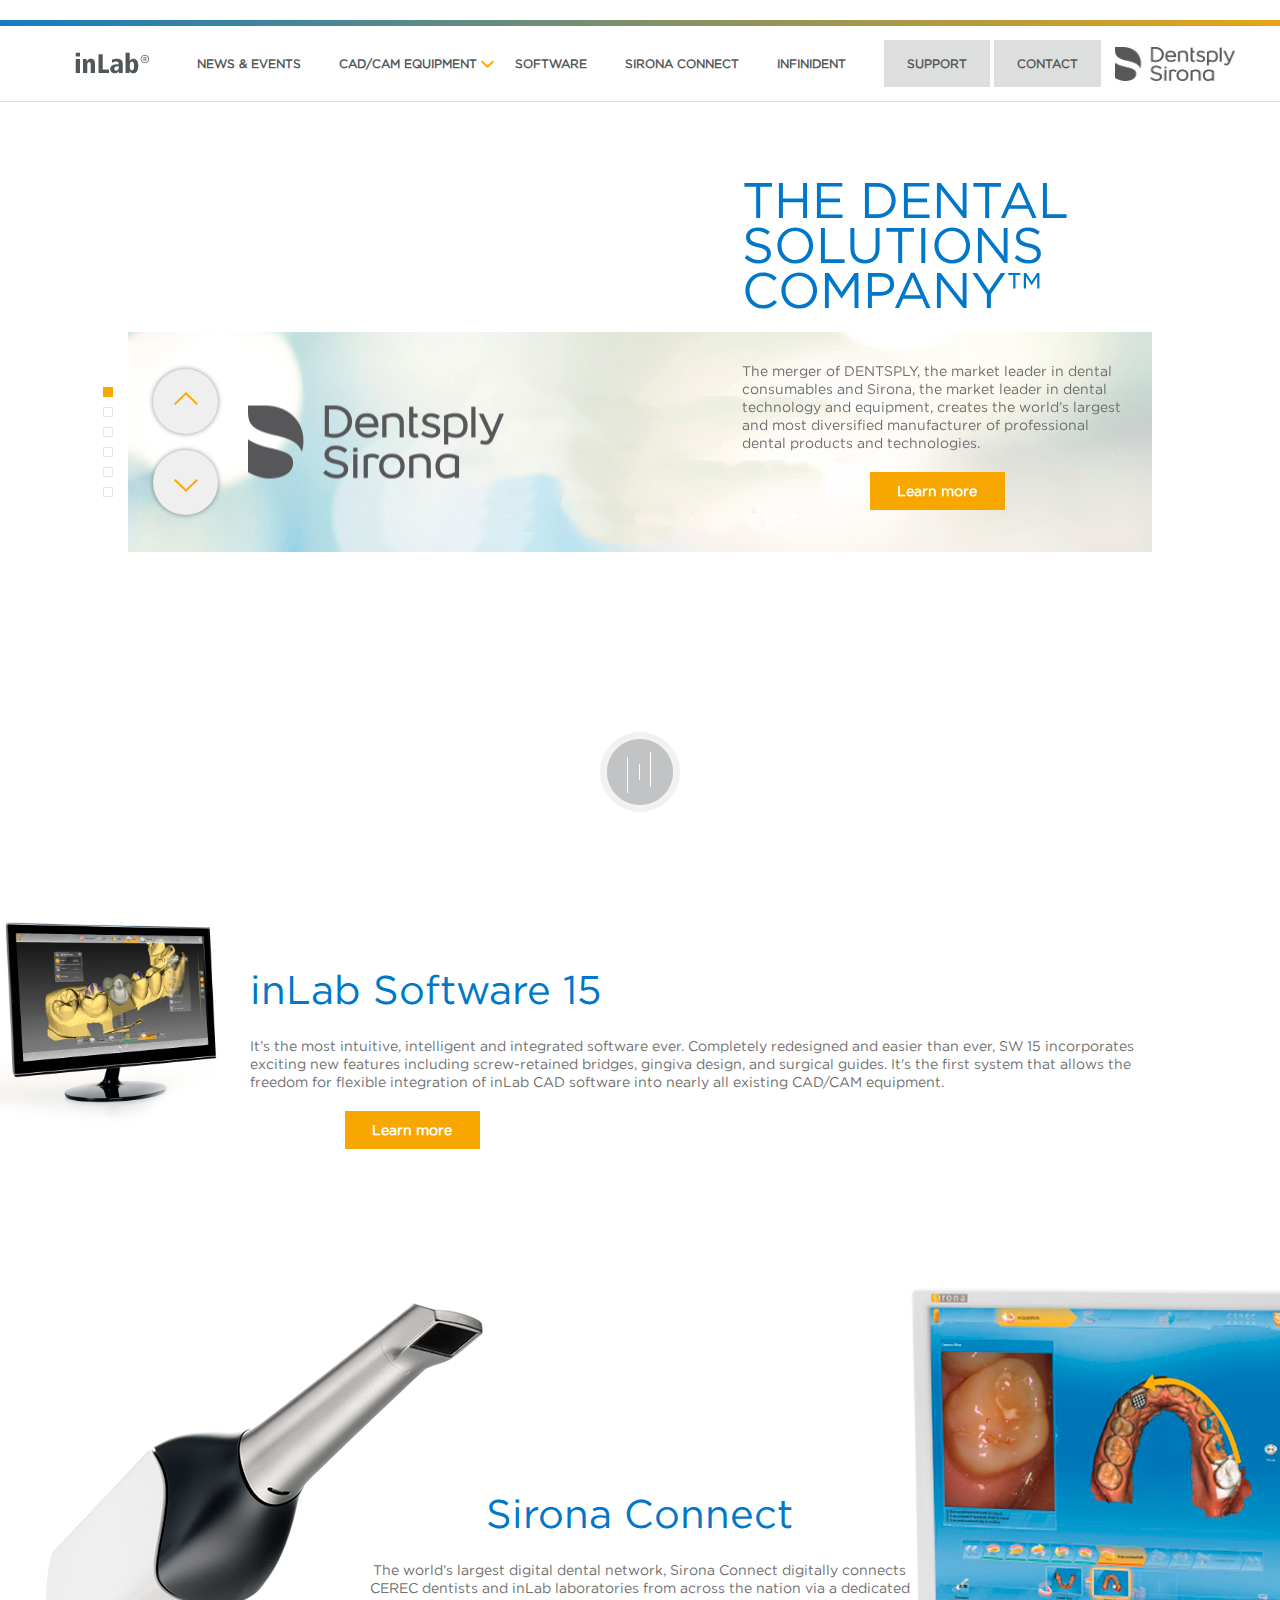
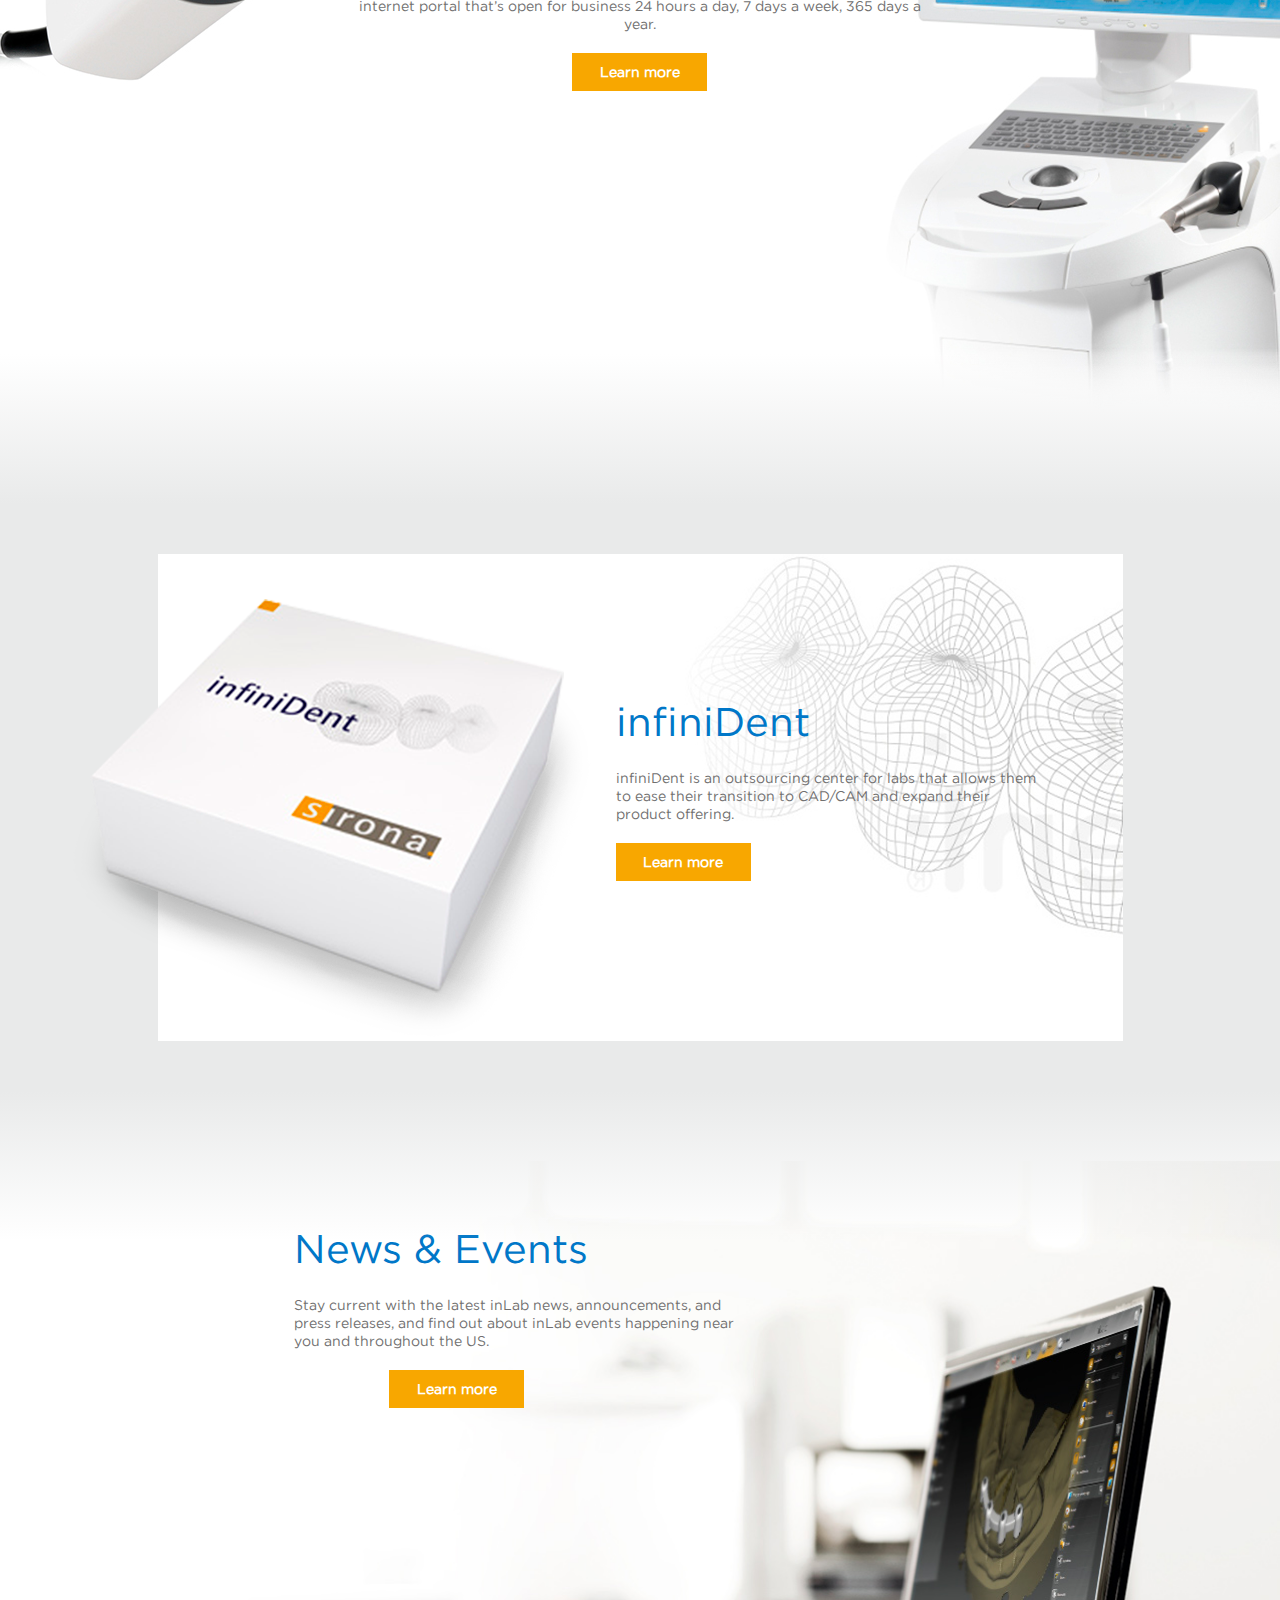
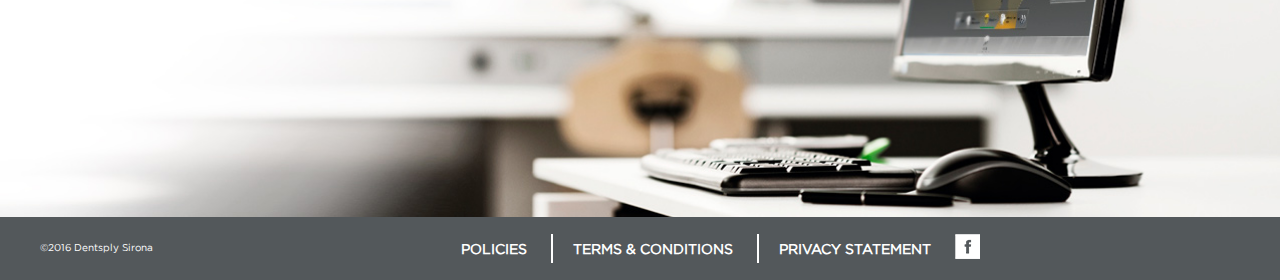
<file: index.html>
<!DOCTYPE html>
<html>
<head>
<meta charset="utf-8">
<meta name="viewport" content="width=device-width, initial-scale=1, maximum-scale=1, user-scalable=no">
<title>InLab | Home</title>
<link rel="stylesheet" href="style.css">
<link rel="stylesheet" href="css/slick.css">
<!-- HTML5 Shim and Respond.js IE8 support of HTML5 elements and media queries -->
<!--[if lt IE 9]>
  <script src="https://oss.maxcdn.com/html5shiv/3.7.2/html5shiv.min.js"></script>
  <script src="https://oss.maxcdn.com/respond/1.4.2/respond.min.js"></script>
<![endif]-->
</head>
<body>


<div class="wrapper">


	<nav class="navbar">
		<a href="index.html" class="logo left"><img src="images/inlab-logo.png" alt=""/></a>
		<a href="index.html" class="logo right"><img src="images/dentsply-sirona-logo.png" alt=""/></a>
        <ul>
			<li><a href="news.html">News & Events</a></li>
            <li class="menu-item-has-children"><a href="equipment.html">CAD/CAM Equipment</a></li>
            <li><a href="software.html">Software</a></li>
            <li><a href="connect.html">Sirona Connect</a></li>
            <li><a href="infinident.html">infiniDent</a></li>
            <li><a href="support.html">Support</a></li>
            <li><a href="contact.html">Contact</a></li>
		</ul>
        <a class="nav-toggle"></a>
	</nav>
    
    <section class="slide-section">
      <div class="home-slider"> 
          <div class="caption">
           <img src="images/dentsply-sirona-logo.png" alt=""/>
           <div class="text">
            <h3>THE DENTAL SOLUTIONS COMPANY&trade;</h3>
            <p>The merger of DENTSPLY, the market leader in dental consumables and Sirona, the market leader in dental technology and equipment, creates the world’s largest and most diversified manufacturer of professional dental products and technologies. <a href="#" class="more">Learn more</a></p>
           </div>     
          </div>
          <div class="caption">
           <img src="images/home-slide-1.png" alt="" />     
           <div class="text">
            <h3>MC X5</h3>
            <p>For seamless dry/wet processing of any shape, the inLab MC X5 offers you complete control over your fabrication process, material choices, and workflow: Discs and blocks, grinding and milling, wet and dry. All designed with inLab software or through Open CAM .STL import. <a href="#" class="more">Learn more</a></p>
           </div> 
          </div>
          <div class="caption">
           <img class="bottom-left" src="images/home-slide-2.png" alt="" />      
           <div class="text">
            <h3>inLab Summit</h3>
            <p>Coming to New Orleans April 15-16, 2016, inLab Summit includes two days of educational sessions and hands-on courses presented by laboratory professionals that 
translate directly to your laboratory. The inLab Summit is geared towards inLab users that are committed to making CAD/CAM succeed in their laboratory. <a href="#" class="more">Learn more</a></p>
           </div> 
          </div>
          <div class="caption">
           <img src="images/home-slide-3.png" alt="" />      
           <div class="text">
            <h3><strong>SIRO</strong>WORLD</h3>
            <p>SIROWORLD is Dentsply Sirona's three-day educational event in which thousands of attendees are expected to gather to attend inventive breakout sessions, benefit from copious networking opportunities and relish in the astonishing entertainment planned throughout the event. <a href="#" class="more">Learn more</a></p>
           </div> 
          </div>
          <div class="caption">
           <img src="images/home-slide-4.png" alt="" />      
           <div class="text">
            <h3>inEos X5</h3>
            <p>The inEos X5 can be used to scan impressions and models of all or part of the jaw manually or 
automatically. With an innovative five-axis technology including rotation arm and intelligent scan planning, the inEos X5 positions and captures models with all 
indications automatically. This standardizes the images, eliminates user error and speeds up the imaging process. <a href="#" class="more">Learn more</a></p>
           </div> 
          </div>
          <div class="caption">
           <img class="left" src="images/home-slide-5.png" alt="" />      
           <div class="text">
            <h3>MC XL</h3>
            <p>Precise and quick, the inLab MC XL milling and 
grinding unit opens up the widest possible range of production options for your dental laboratory. Switch from wet/dry grinding and milling in just a few simple steps. With four milling/grinding motors, it’s the world’s fastest unit for glass ceramics. <a href="#" class="more">Learn more</a></p>
           </div> 
          </div>      
      </div> 
    </section>
    
    <section>
     <a class="scroll-down" href="#"><img src="images/scroll-down.png" alt=""/></a>
    </section>
    
    <section class="d-table home-software max-width">
     <div class="img-left">
      <img src="images/home-software.jpg" alt=""/>
     </div>
     <div class="text-right">
      <h2>inLab Software 15</h2>
      <p>It’s the most intuitive, intelligent and integrated software ever. Completely redesigned and easier than ever, SW 15 incorporates exciting new 
features including screw-retained bridges, gingiva design, and surgical guides. It's the first system that allows the freedom for flexible integration of inLab CAD software into nearly all existing 
CAD/CAM equipment. <a href="#" class="more">Learn more</a></p>
     </div>
    </section>
    
    <section class="d-table home-connect">
     <div class="img-left">
      <img src="images/home-connect-left.jpg" alt=""/>
     </div>
     <div class="text-center">
      <h2>Sirona Connect</h2>
      <p>The world’s largest digital dental network, Sirona Connect digitally connects CEREC dentists and inLab laboratories from across the nation via a dedicated internet portal that’s open for business 24 hours a day, 7 days a week, 365 days a year. <a href="#" class="more">Learn more</a></p>
     </div>
     <div class="img-right">
      <img src="images/home-connect-right.jpg" alt=""/>
     </div>
    </section>
    
    <section class="home-infinident">
     <div class="d-table wrapper">
       <div class="img-left">
        <img src="images/home-infinident-left.png" alt=""/>
       </div>
       <div class="text-right">
        <h2>infiniDent</h2>
        <p>infiniDent is an outsourcing center for labs that allows them to ease their transition to CAD/CAM and expand their product offering. <a href="#" class="more">Learn more</a></p>
       </div>
     </div>
    </section>
    
    <section class="home-news img-bg">
     <div class="img-full">
      <img src="images/home-news.jpg" alt=""/>
     </div>
     <div class="text-left">
      <h2>News & Events</h2>
      <p>Stay current with the latest inLab news, announcements, and press releases, and find out about inLab events happening near you and throughout the US. <a href="#" class="more">Learn more</a></p>
     </div>
    </section>
    
    <footer>
     <div class="copy">&copy;2016 Dentsply Sirona</div>
     <div class="links">
      <a href="#">Policies</a>
      <a href="#">Terms & Conditions</a>
      <a href="#">Privacy Statement</a>
      <a href="#"><img src="images/facebook.png" alt=""/></a>   
     </div>
    </footer>

	
</div>


<script src="js/jquery-1.11.0.min.js"></script>
<script src="js/slick.js"></script>
<script src="js/scripts.js"></script>
<script type="text/javascript">
$(document).ready(function(){
  $('.home-slider').slick({
	  dots:true,
	  fade:true
	  });
});
</script>
</body>
</html>
</file>
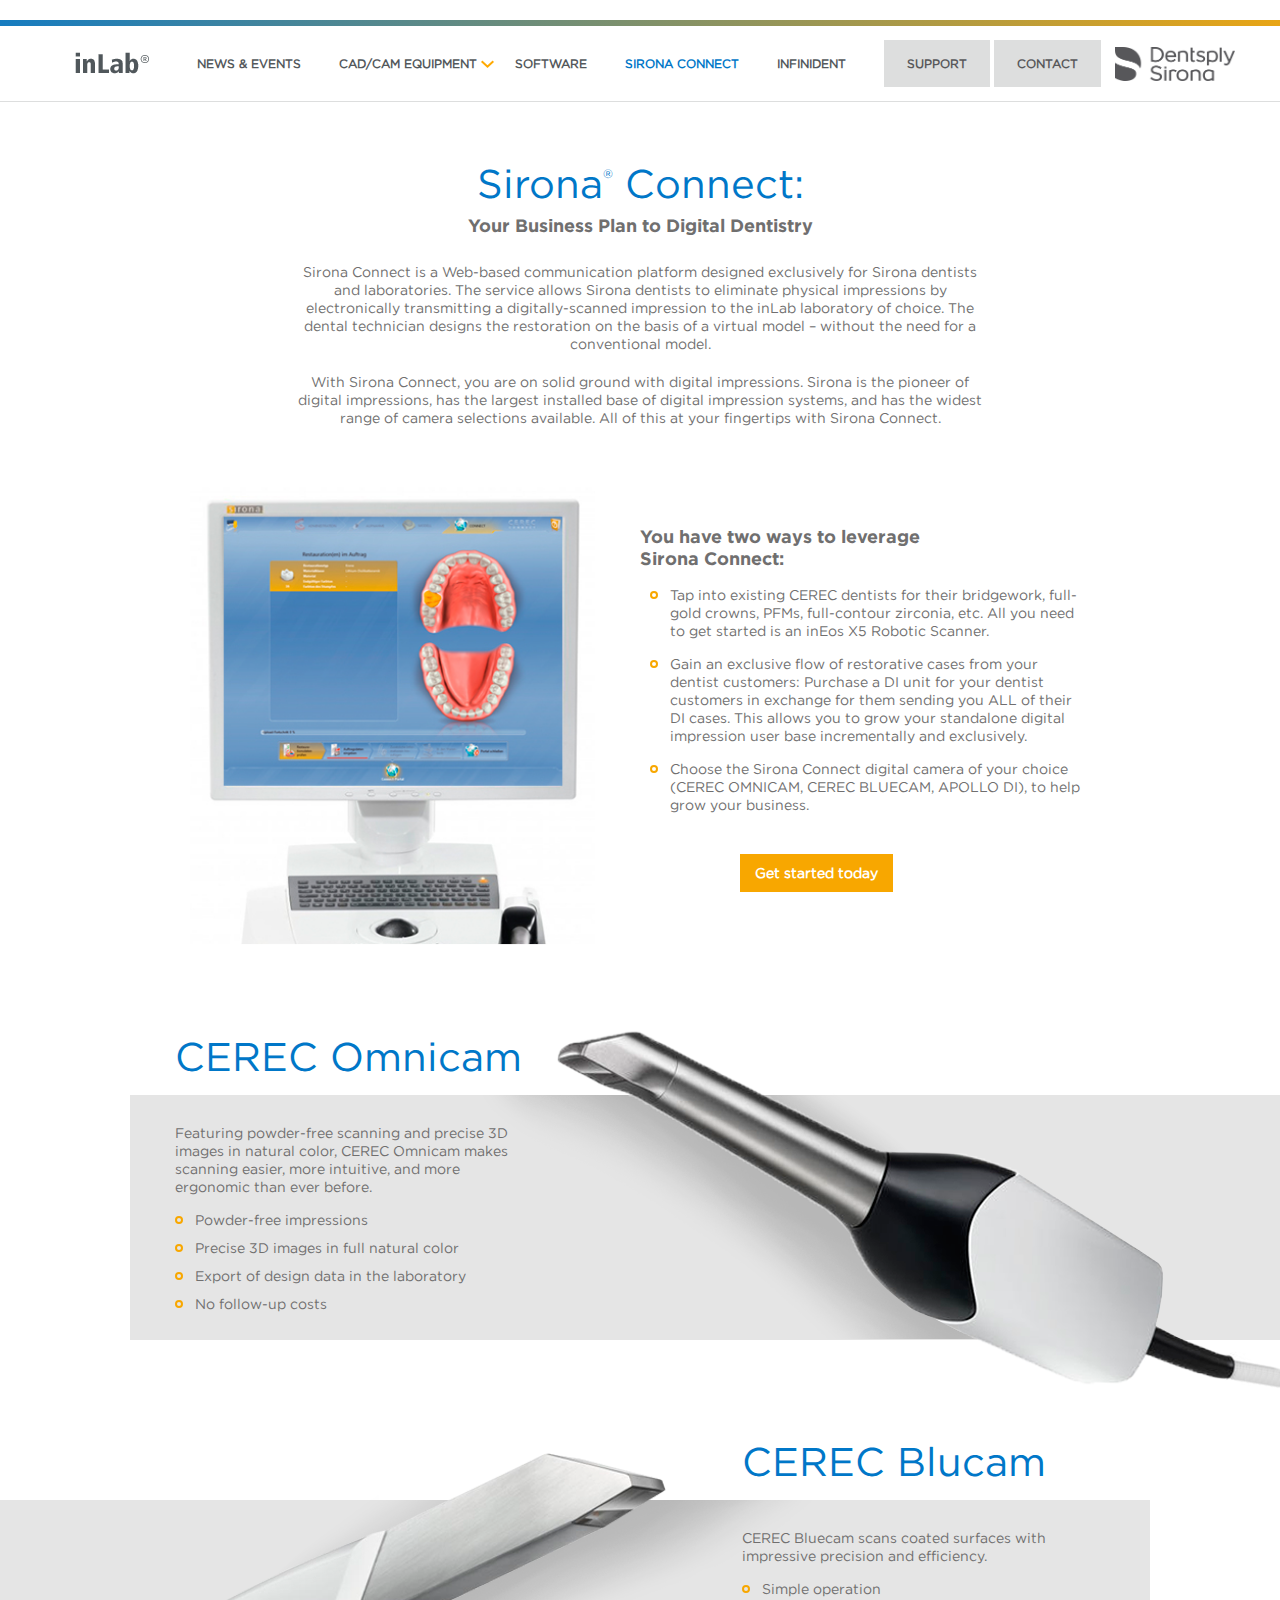
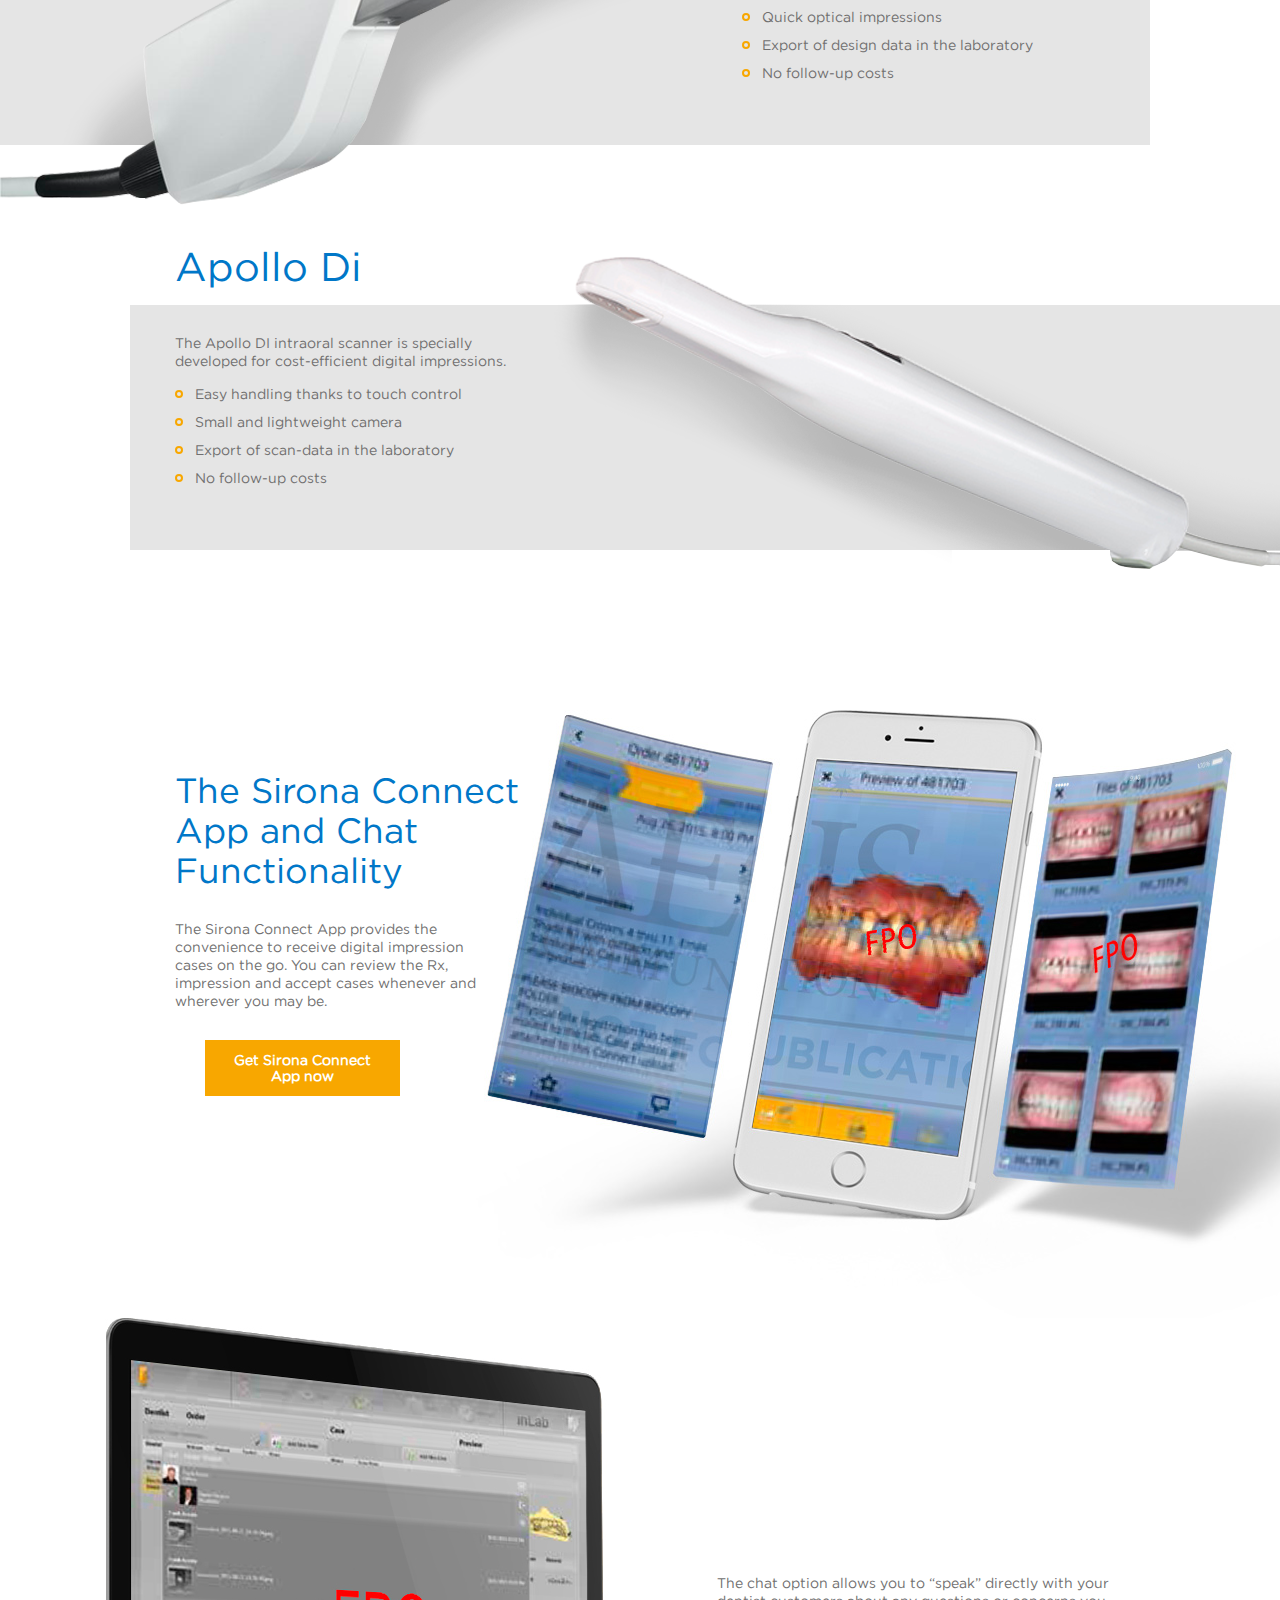
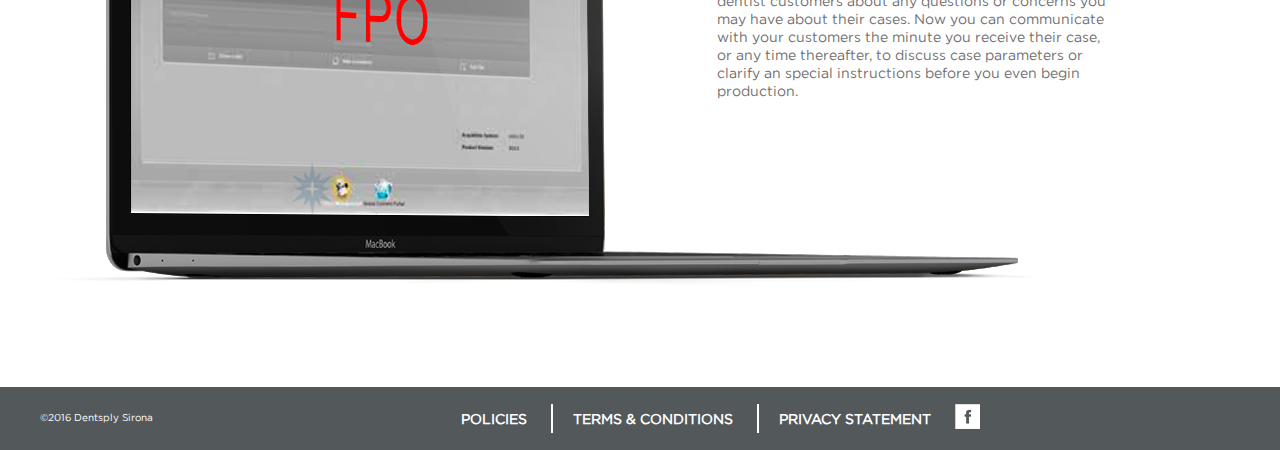
<file: connect.html>
<!DOCTYPE html>
<html>
<head>
<meta charset="utf-8">
<meta name="viewport" content="width=device-width, initial-scale=1, maximum-scale=1, user-scalable=no">
<title>InLab | Connect</title>
<link rel="stylesheet" href="style.css">
<!-- HTML5 Shim and Respond.js IE8 support of HTML5 elements and media queries -->
<!--[if lt IE 9]>
  <script src="https://oss.maxcdn.com/html5shiv/3.7.2/html5shiv.min.js"></script>
  <script src="https://oss.maxcdn.com/respond/1.4.2/respond.min.js"></script>
<![endif]-->
</head>
<body>


<div class="wrapper">


	<nav class="navbar">
		<a href="index.html" class="logo left"><img src="images/inlab-logo.png" alt=""/></a>
		<a href="index.html" class="logo right"><img src="images/dentsply-sirona-logo.png" alt=""/></a>
        <ul>
			<li><a href="news.html">News & Events</a></li>
            <li class="menu-item-has-children"><a href="equipment.html">CAD/CAM Equipment</a></li>
            <li><a href="software.html">Software</a></li>
            <li class="current-menu-item"><a href="connect.html">Sirona Connect</a></li>
            <li><a href="infinident.html">infiniDent</a></li>
            <li><a href="support.html">Support</a></li>
            <li><a href="contact.html">Contact</a></li>
		</ul>
        <a class="nav-toggle"></a>
	</nav>
    
    <section class="connect-top">
     <div class="wrapper">
      
      <div class="plan">
       <h2>Sirona<sup>&reg;</sup> Connect:</h2>
       <h4>Your Business Plan to Digital Dentistry</h4>
       <p>Sirona Connect is a Web-based communication platform designed exclusively for Sirona dentists and laboratories. The service allows Sirona dentists to eliminate physical impressions by 
electronically transmitting a digitally-scanned impression to the inLab laboratory of choice. The dental technician designs the restoration on the basis of a virtual model – without the need for a conventional model.</p>
       <p>With Sirona Connect, you are on solid ground with digital impressions. Sirona is the pioneer of digital impressions, has the largest installed base of digital impression systems, and has the widest range of camera selections available. All of this at your fingertips with Sirona Connect.</p>
      </div>
      
      <div class="ways">
       <img src="images/connect-top.jpg" alt=""/>
       <div class="text">
        <h4>You have two ways to leverage<br />Sirona Connect:</h4>
        <ul>
         <li>Tap into existing CEREC dentists for their 
	bridgework, full-gold crowns, PFMs, full-contour 
	zirconia, etc. All you need to get started is an inEos 
	X5 Robotic Scanner.</li>
         <li>Gain an exclusive flow of restorative cases from 
	your dentist customers: Purchase a DI unit for your 
	dentist customers in exchange for them sending 
	you ALL of their DI cases. This allows you to grow 
	your standalone digital impression user base 
	incrementally and exclusively.</li>
         <li>Choose the Sirona Connect digital camera of your 
	choice (CEREC OMNICAM, CEREC BLUECAM, APOLLO DI), to help grow your business.</li>
        </ul>
        <a href="#" class="more">Get started today</a>
       </div>
       <div class="clearfix"></div>
      </div> 
      
     </div>
    </section>
    
    <section class="connect-products right first">
     <img src="images/connect-product-1.png" alt=""/>
     <div class="wrapper">
       <div class="product-box">
          <h2>CEREC Omnicam</h2>
          <p>Featuring powder-free scanning and precise 3D images in natural color, CEREC Omnicam makes scanning easier, more intuitive, and more 
    ergonomic than ever before.</p>
          <ul>
             <li>Powder-free impressions</li>
             <li>Precise 3D images in full natural color</li>
             <li>Export of design data in the laboratory</li>
             <li>No follow-up costs</li>
           </ul>
       </div>
     </div>
    </section>
    
    <section class="connect-products left second">
     <img src="images/connect-product-2.png" alt=""/>
     <div class="wrapper">
       <div class="product-box">
          <h2>CEREC Blucam</h2>
          <p>CEREC Bluecam scans coated surfaces with 
    impressive precision and efficiency.</p>
          <ul>
             <li>Simple operation</li>
             <li>Quick optical impressions</li>
             <li>Export of design data in the laboratory</li>
             <li>No follow-up costs</li>
           </ul>
       </div>
     </div>
    </section>
    
    <section class="connect-products right third">
     <img src="images/connect-product-3.png" alt=""/>
     <div class="wrapper">
       <div class="product-box">
          <h2>Apollo Di</h2>
          <p>The Apollo DI intraoral scanner is specially 
    developed for cost-efficient digital impressions.</p>
          <ul>
             <li>Easy handling thanks to touch control</li>
             <li>Small and lightweight camera</li>
             <li>Export of scan-data in the laboratory</li>
             <li>No follow-up costs</li>
           </ul>
       </div>
     </div>
    </section>
    
    <section class="connect-app">
     <img src="images/connect-app.jpg" alt=""/>
     <div class="wrapper">
      <h2>The Sirona Connect App and Chat Functionality</h2>
      <p>The Sirona Connect App provides the 
convenience to receive digital impression cases on the go. You can review the Rx, 
impression and accept cases whenever and wherever you may be.<a href="#" class="more">Get Sirona Connect App now</a></p>
     </div>
     <div class="clearfix"></div>
    </section>
    
    <section class="connect-bottom">
     <div class="wrapper">
      <img src="images/connect-bottom.jpg" alt=""/>
      <p>The chat option allows you to “speak” directly with your dentist customers about any questions or concerns you may have about their cases. Now you can communicate with your customers the minute you receive their case, or any time thereafter, to discuss case parameters or clarify an special instructions before you even begin production.</p>
      <div class="clearfix"></div>
     </div>
    </section>
    
    <footer>
     <div class="copy">&copy;2016 Dentsply Sirona</div>
     <div class="links">
      <a href="#">Policies</a>
      <a href="#">Terms & Conditions</a>
      <a href="#">Privacy Statement</a>
      <a href="#"><img src="images/facebook.png" alt=""/></a>   
     </div>
    </footer>

	
</div>


<script src="js/jquery-1.11.0.min.js"></script>
<script src="js/scripts.js"></script>
</body>
</html>
</file>
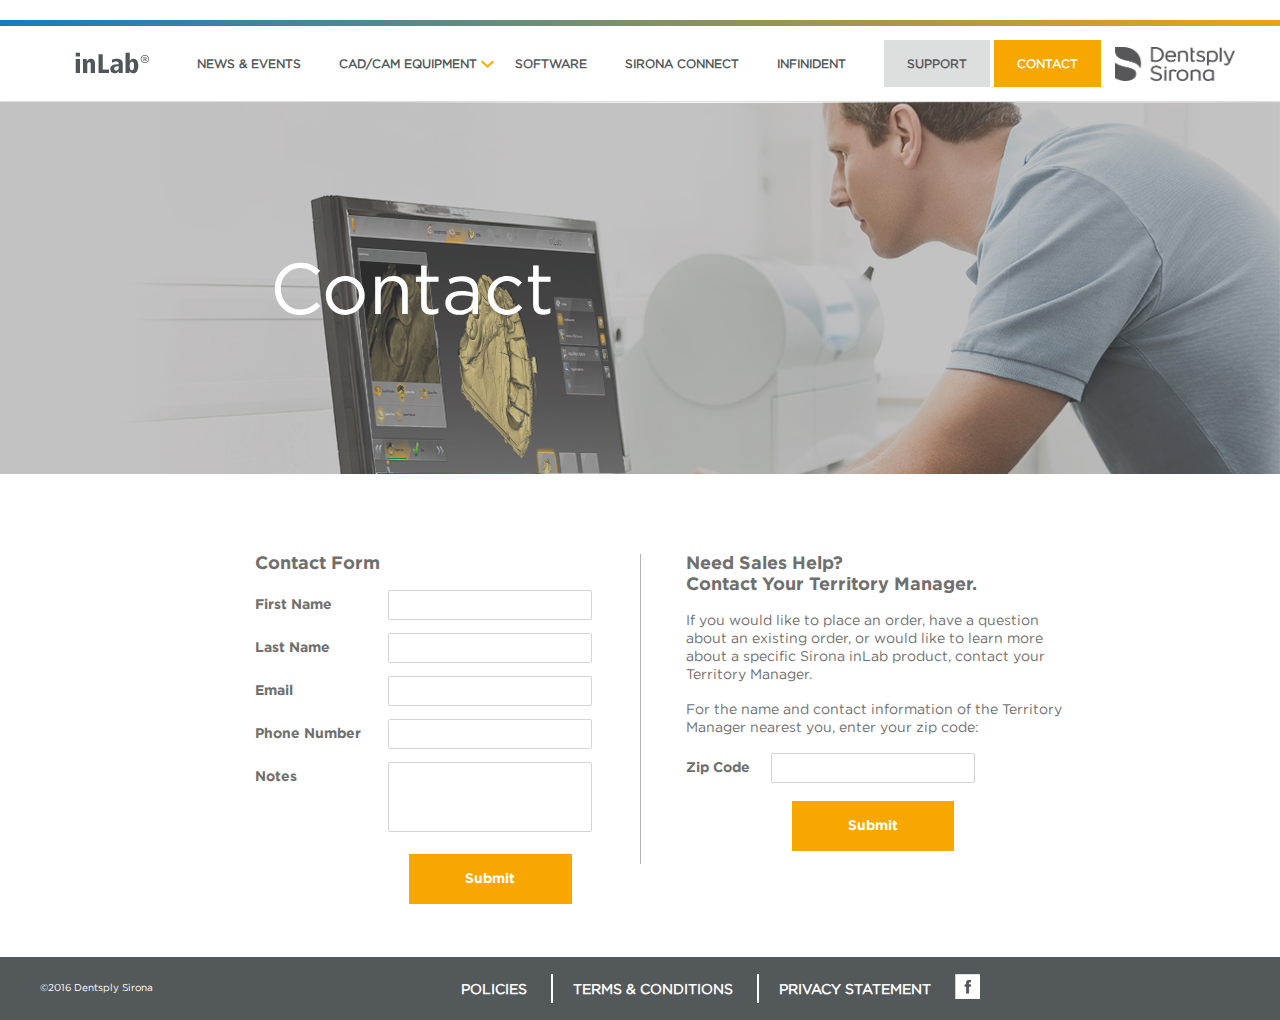
<file: contact.html>
<!DOCTYPE html>
<html>
<head>
<meta charset="utf-8">
<meta name="viewport" content="width=device-width, initial-scale=1, maximum-scale=1, user-scalable=no">
<title>InLab | Contact</title>
<link rel="stylesheet" href="style.css">
<!-- HTML5 Shim and Respond.js IE8 support of HTML5 elements and media queries -->
<!--[if lt IE 9]>
  <script src="https://oss.maxcdn.com/html5shiv/3.7.2/html5shiv.min.js"></script>
  <script src="https://oss.maxcdn.com/respond/1.4.2/respond.min.js"></script>
<![endif]-->
</head>
<body>


<div class="wrapper">


	<nav class="navbar">
		<a href="index.html" class="logo left"><img src="images/inlab-logo.png" alt=""/></a>
		<a href="index.html" class="logo right"><img src="images/dentsply-sirona-logo.png" alt=""/></a>
        <ul>
			<li><a href="news.html">News & Events</a></li>
            <li class="menu-item-has-children"><a href="equipment.html">CAD/CAM Equipment</a></li>
            <li><a href="software.html">Software</a></li>
            <li><a href="connect.html">Sirona Connect</a></li>
            <li><a href="infinident.html">infiniDent</a></li>
            <li><a href="support.html">Support</a></li>
            <li class="current-menu-item"><a href="contact.html">Contact</a></li>
		</ul>
        <a class="nav-toggle"></a>
	</nav>
    
    <section class="title-banner">
     <h1>Contact</h1>
     <img src="images/contact-banner.jpg" alt=""/>
    </section>
    
    <section class="contact">
     <div class="wrapper">
      <div class="left">
       <form>
        <h4>Contact Form</h4>
        <div class="row">
         <label>First Name</label>
         <input type="text">
        </div>
        <div class="row">
         <label>Last Name</label>
         <input type="text">
        </div>
        <div class="row">
         <label>Email</label>
         <input type="email">
        </div>
        <div class="row">
         <label>Phone Number</label>
         <input type="tel">
        </div>
        <div class="row">
         <label>Notes</label>
         <textarea></textarea>
        </div>
        <div class="row">
         <label>&nbsp;</label>
         <input type="submit" value="Submit">
        </div>
       </form>
      </div>
      <div class="right">
       <form>
        <h4>Need Sales Help?<br />Contact Your Territory Manager.</h4>
        <p>If you would like to place an order, have a question about an existing order, or would like to learn more about a specific Sirona inLab product, contact your Territory Manager.</p>
        <p>For the name and contact information of the Territory Manager nearest you, enter your zip code:</p>
        <div class="row">
         <label>Zip Code</label>
         <input type="text">
        </div>
        <div class="row">
         <label>&nbsp;</label>
         <input type="submit" value="Submit">
        </div>
       </form>
      </div>
      <div class="clearfix"></div>
     </div>
    </section>
    
    <footer>
     <div class="copy">&copy;2016 Dentsply Sirona</div>
     <div class="links">
      <a href="#">Policies</a>
      <a href="#">Terms & Conditions</a>
      <a href="#">Privacy Statement</a>
      <a href="#"><img src="images/facebook.png" alt=""/></a>   
     </div>
    </footer>

	
</div>


<script src="js/jquery-1.11.0.min.js"></script>
<script src="js/scripts.js"></script>
</body>
</html>
</file>
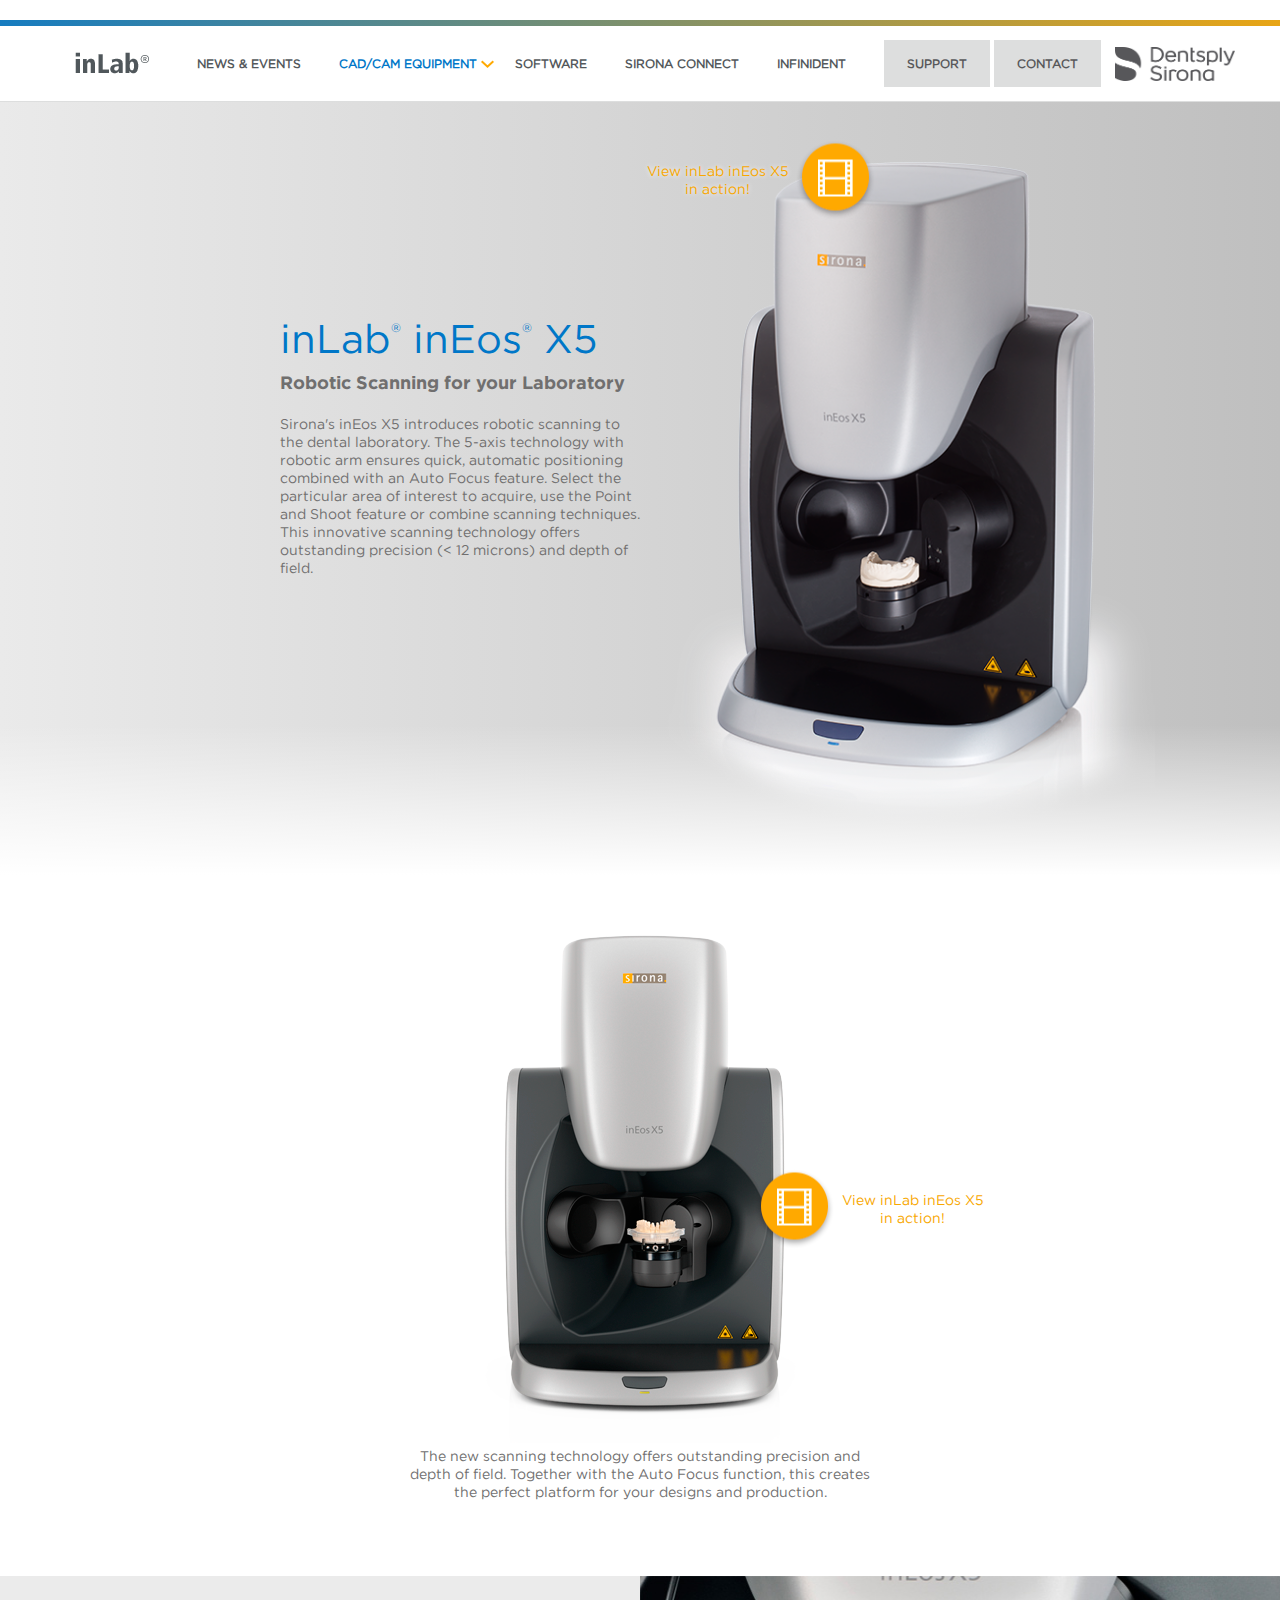
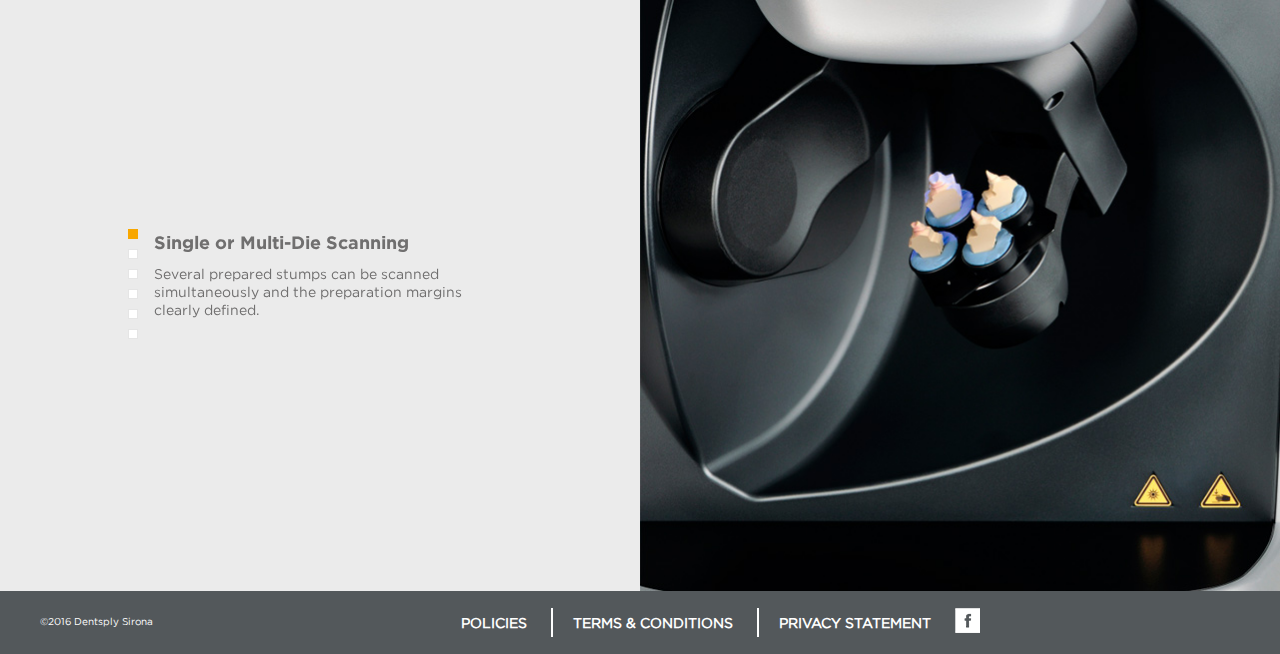
<file: equipment.html>
<!DOCTYPE html>
<html>
<head>
<meta charset="utf-8">
<meta name="viewport" content="width=device-width, initial-scale=1, maximum-scale=1, user-scalable=no">
<title>InLab | inLab® inEos® X5</title>
<link rel="stylesheet" href="style.css">
<link rel="stylesheet" href="css/slick.css">
<!-- HTML5 Shim and Respond.js IE8 support of HTML5 elements and media queries -->
<!--[if lt IE 9]>
  <script src="https://oss.maxcdn.com/html5shiv/3.7.2/html5shiv.min.js"></script>
  <script src="https://oss.maxcdn.com/respond/1.4.2/respond.min.js"></script>
<![endif]-->
</head>
<body>


<div class="wrapper">


	<nav class="navbar">
		<a href="index.html" class="logo left"><img src="images/inlab-logo.png" alt=""/></a>
		<a href="index.html" class="logo right"><img src="images/dentsply-sirona-logo.png" alt=""/></a>
        <ul>
			<li><a href="news.html">News & Events</a></li>
            <li class="menu-item-has-children current-menu-item"><a href="equipment.html">CAD/CAM Equipment</a></li>
            <li><a href="software.html">Software</a></li>
            <li><a href="connect.html">Sirona Connect</a></li>
            <li><a href="infinident.html">infiniDent</a></li>
            <li><a href="support.html">Support</a></li>
            <li><a href="contact.html">Contact</a></li>
		</ul>
        <a class="nav-toggle"></a>
	</nav>
    
    <section class="ineos-top">
     <div class="wrapper">
      <div class="text">
       <h2>inLab<sup>&reg;</sup> inEos<sup>&reg;</sup> X5</h2>
       <h4>Robotic Scanning for your Laboratory</h4>
       <p>Sirona's inEos X5 introduces robotic scanning to the dental laboratory. The 5-axis technology with robotic arm ensures quick, automatic positioning combined with an Auto Focus feature. Select the particular area of interest to acquire, use the Point and Shoot feature or combine scanning techniques. This innovative scanning technology offers outstanding precision (< 12 microns) and depth of field.</p>
      </div>
      <div class="img-box">
       <a href="#" class="action">View inLab inEos X5 in action! <i class="ico-right"></i></a>
       <img src="images/ineos-1.png" alt=""/> 
      </div>
      <div class="clearfix"></div>
     </div>
    </section>
    
    <section class="ineos-bottom">
     <div class="wrapper">
      <div class="img-box">
       <a href="#" class="action">View inLab inEos X5 in action! <i class="ico-left"></i></a>
       <img src="images/ineos-2.png" alt=""/> 
      </div>
      <p>The new scanning technology offers outstanding precision and depth of field. Together with the Auto Focus function, this 
creates the perfect platform for your designs and production.</p>
     </div>
    </section>
     
    <section>
      <div class="product-slider"> 
          <div class="caption">
           <div class="text">
            <h4>Single or Multi-Die Scanning</h4>
            <p>Several prepared stumps can be scanned 
simultaneously and the preparation margins 
clearly defined. </p>
           </div>
           <div class="img"><img src="images/ineos-slide-1.jpg" alt=""/></div>     
          </div>
          <div class="caption">           
           <div class="text">
            <h4>Rapid scanning</h4>
            <p>Thanks to the large scanning field, you can 
automatically capture the occlusal surfaces of an entire jaw in about 10 seconds. </p>
           </div> 
           <div class="img"><img src="images/ineos-slide-2.jpg" alt=""/></div>    
          </div>
          <div class="caption">
           <div class="text">
            <h4>Triple tray scanning</h4>
            <p>Automatically scan triple-tray impressions rapidly 
and reliably.</p>
           </div>
           <div class="img"><img src="images/ineos-slide-3.jpg" alt=""/></div>     
          </div>
          <div class="caption">          
           <div class="text">
            <h4>Texture scanning</h4>
            <p>With new inLab SW 15, the inEos X5 can scan pencil marks on your models.</p>
           </div>
           <div class="img"><img src="images/ineos-slide-4.jpg" alt=""/></div>     
          </div>
          <div class="caption">          
           <div class="text">
            <h4>InPost</h4>
            <p>One piece scanbody for use with screw-retained implant restorations.</p>
           </div>
           <div class="img"><img src="images/ineos-slide-5.jpg" alt=""/></div>     
          </div>
          <div class="caption">       
           <div class="text">
            <h4>.STL export</h4>
            <p>Scanning data may be exported in the open 
.STL format for processing on third-party 
CAD-CAM systems.</p>
           </div>
           <div class="img"><img src="images/ineos-slide-6.jpg" alt=""/></div>     
          </div>      
      </div> 
    </section>
    
    <footer>
     <div class="copy">&copy;2016 Dentsply Sirona</div>
     <div class="links">
      <a href="#">Policies</a>
      <a href="#">Terms & Conditions</a>
      <a href="#">Privacy Statement</a>
      <a href="#"><img src="images/facebook.png" alt=""/></a>   
     </div>
    </footer>

	
</div>


<script src="js/jquery-1.11.0.min.js"></script>
<script src="js/slick.js"></script>
<script src="js/scripts.js"></script>
<script type="text/javascript">
$(document).ready(function(){
  $('.product-slider').slick({
	  dots:true,
	  arrows:false,
	  fade:true
	  });
});
</script>
</body>
</html>
</file>
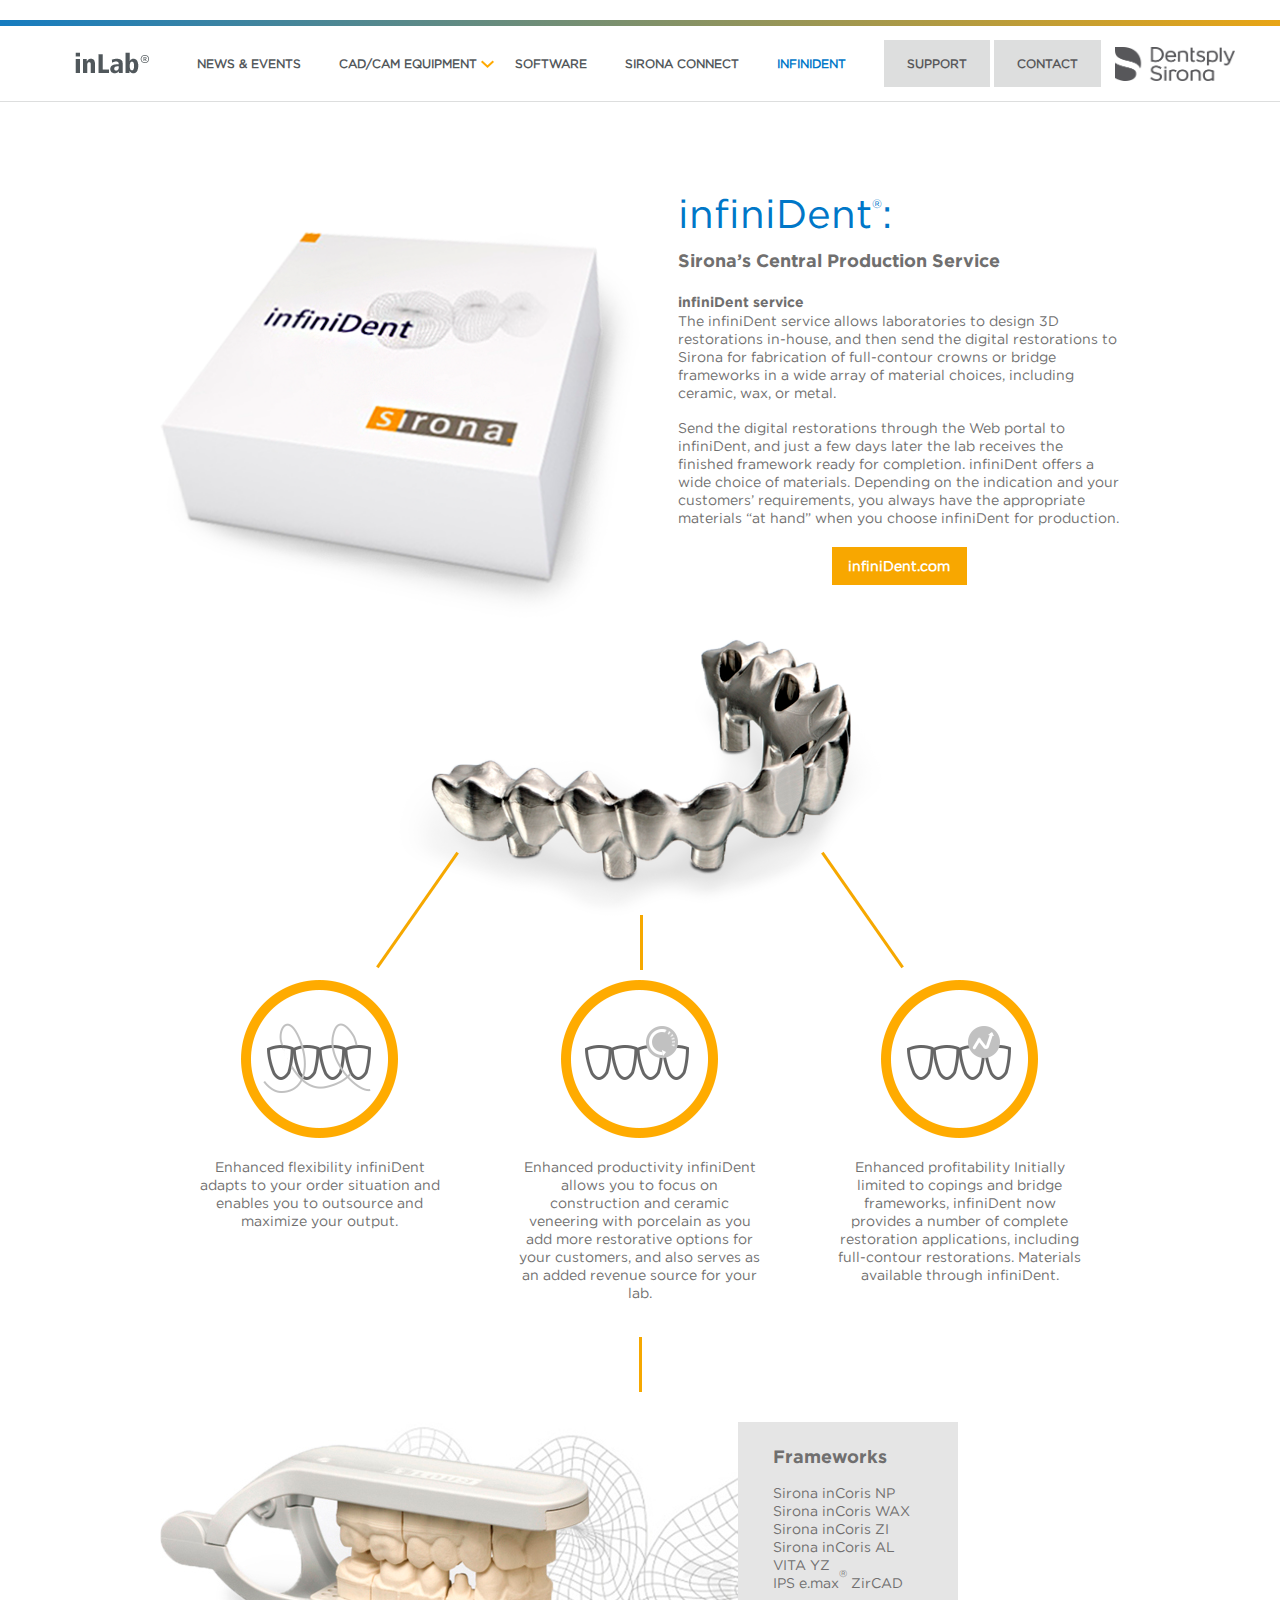
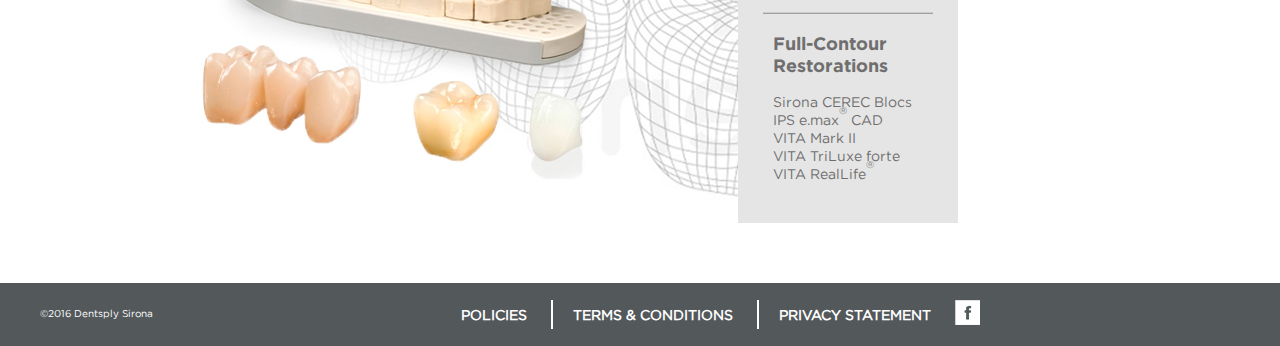
<file: infinident.html>
<!DOCTYPE html>
<html>
<head>
<meta charset="utf-8">
<meta name="viewport" content="width=device-width, initial-scale=1, maximum-scale=1, user-scalable=no">
<title>InLab | Infinident</title>
<link rel="stylesheet" href="style.css">
<!-- HTML5 Shim and Respond.js IE8 support of HTML5 elements and media queries -->
<!--[if lt IE 9]>
  <script src="https://oss.maxcdn.com/html5shiv/3.7.2/html5shiv.min.js"></script>
  <script src="https://oss.maxcdn.com/respond/1.4.2/respond.min.js"></script>
<![endif]-->
</head>
<body>


<div class="wrapper">


	<nav class="navbar">
		<a href="index.html" class="logo left"><img src="images/inlab-logo.png" alt=""/></a>
		<a href="index.html" class="logo right"><img src="images/dentsply-sirona-logo.png" alt=""/></a>
        <ul>
			<li><a href="news.html">News & Events</a></li>
            <li class="menu-item-has-children"><a href="equipment.html">CAD/CAM Equipment</a></li>
            <li><a href="software.html">Software</a></li>
            <li><a href="connect.html">Sirona Connect</a></li>
            <li class="current-menu-item"><a href="infinident.html">infiniDent</a></li>
            <li><a href="support.html">Support</a></li>
            <li><a href="contact.html">Contact</a></li>
		</ul>
        <a class="nav-toggle"></a>
	</nav>
    
    <section class="infinident">
     <div class="wrapper">
      <div class="top">
       <img src="images/infinident-top.png" alt=""/>
       <div class="text">
        <h2>infiniDent<sup>&reg;</sup>:</h2>
        <h4>Sirona’s Central Production Service</h4>
        <p><strong>infiniDent service</strong><br />The infiniDent service allows laboratories to design 3D restorations in-house, and then send the digital restorations to Sirona for fabrication of full-contour crowns or bridge frameworks in a wide array of material choices, including ceramic, wax, or metal.</p>
        <p>Send the digital restorations through the Web portal to infiniDent, and just a few days later the lab receives the finished framework ready for completion. infiniDent offers a wide choice of materials. Depending on the indication and your customers’ requirements, you always have the appropriate materials “at hand” when you choose infiniDent for production. <a href="https://www.infinident.com/" class="more">infiniDent.com</a></p>
       </div>
       <div class="clearfix"></div>
      </div>
      <div class="mid">
       <img src="images/infinident-mid.png" alt=""/>
       <div class="text">
        <p class="col"><img src="images/infinident-mid-1.png" alt=""/>Enhanced flexibility
infiniDent adapts to your order situation and enables you to 
outsource and maximize 
your output.</p>
        <p class="col"><img src="images/infinident-mid-2.png" alt=""/>Enhanced productivity
infiniDent allows you to focus on construction and ceramic 
veneering with porcelain as you add more restorative 
options for your customers, and also serves as an added 
revenue source for your lab.</p>
        <p class="col"><img src="images/infinident-mid-3.png" alt=""/>Enhanced profitability
Initially limited to copings and bridge frameworks, infiniDent now provides a number of complete restoration 
applications, including full-contour restorations. 
Materials available through infiniDent.</p>
       </div>
      </div>
      <div class="bot">
       <img src="images/infinident-bot.jpg" alt=""/>
       <div class="text">
        <h4>Frameworks</h4>
        <p>Sirona inCoris NP<br />	
           Sirona inCoris WAX<br />	
           Sirona inCoris ZI<br />	
           Sirona inCoris AL<br />	
           VITA YZ<br />	
           IPS e.max<sup>&reg;</sup> ZirCAD</p>
           <hr />
        <h4>Full-Contour Restorations</h4>
        <p>Sirona CEREC Blocs<br />
           IPS e.max<sup>&reg;</sup> CAD<br />
           VITA Mark II<br />
           VITA TriLuxe forte<br />
           VITA RealLife<sup>&reg;</sup></p>
       </div>
      </div>
     </div>
    </section>
    
    <footer>
     <div class="copy">&copy;2016 Dentsply Sirona</div>
     <div class="links">
      <a href="#">Policies</a>
      <a href="#">Terms & Conditions</a>
      <a href="#">Privacy Statement</a>
      <a href="#"><img src="images/facebook.png" alt=""/></a>   
     </div>
    </footer>

	
</div>


<script src="js/jquery-1.11.0.min.js"></script>
<script src="js/scripts.js"></script>
</body>
</html>
</file>
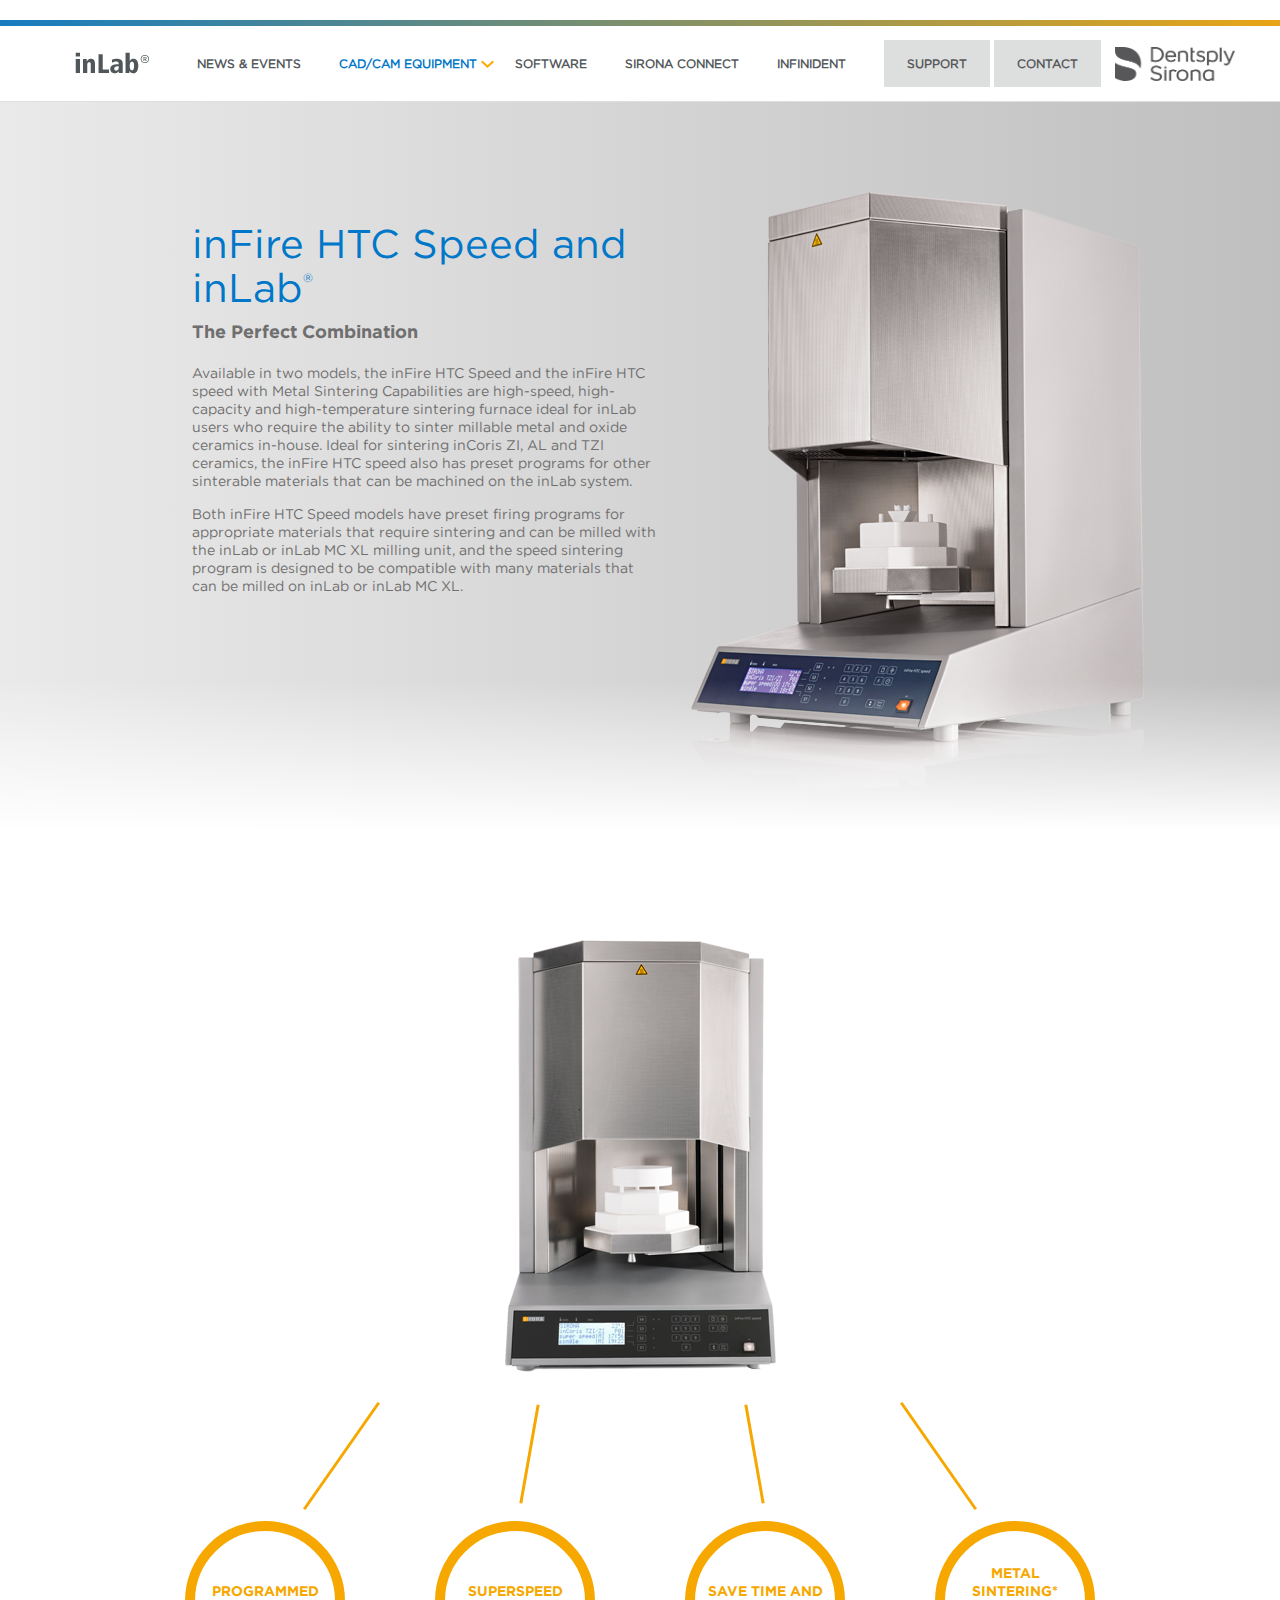
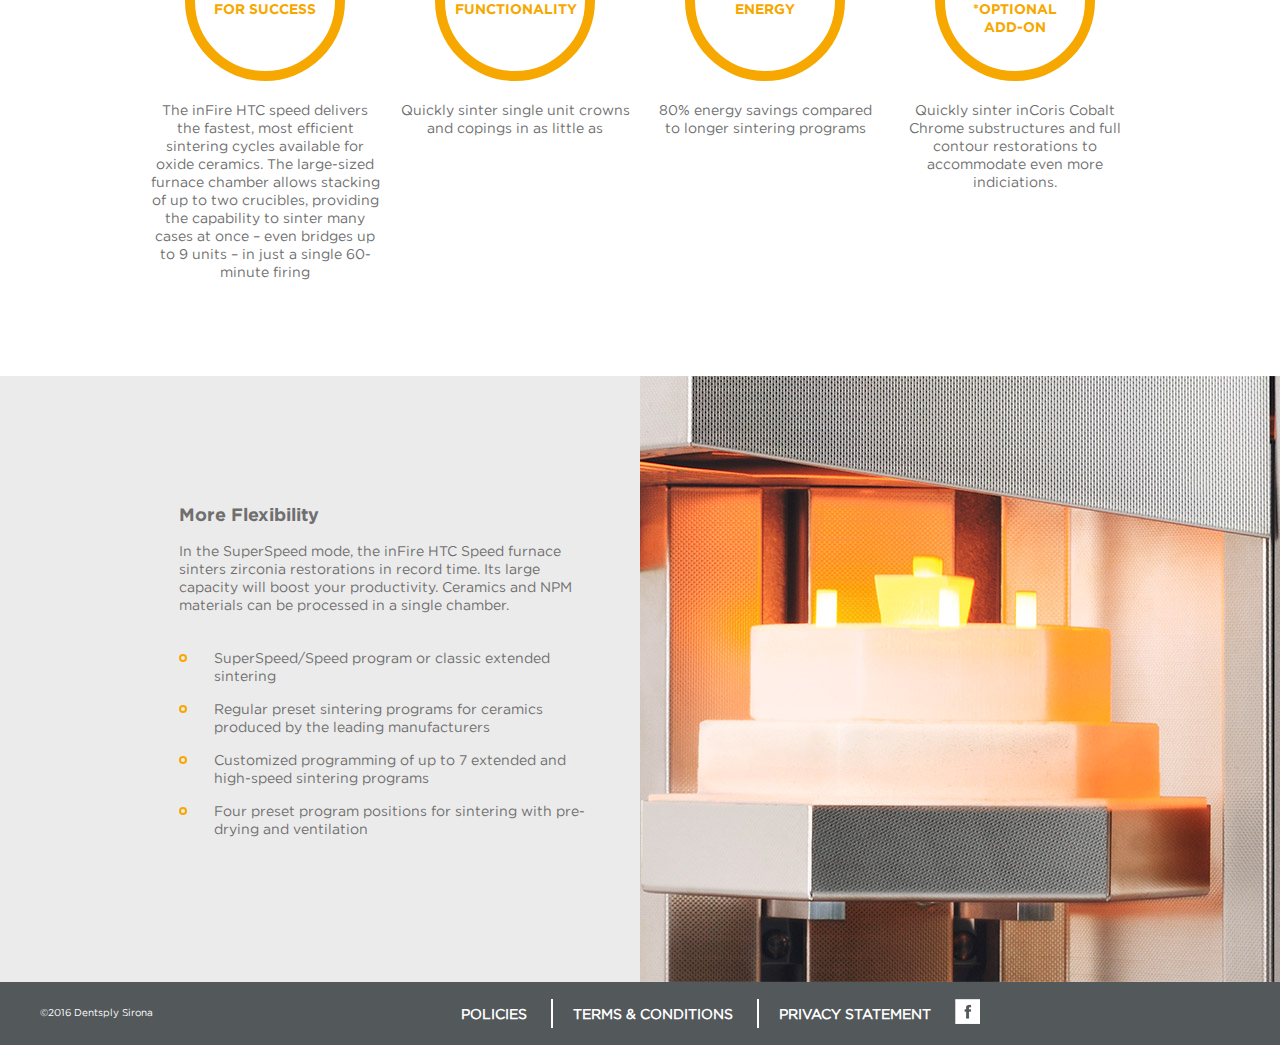
<file: infire.html>
<!DOCTYPE html>
<html>
<head>
<meta charset="utf-8">
<meta name="viewport" content="width=device-width, initial-scale=1, maximum-scale=1, user-scalable=no">
<title>InLab | InFire</title>
<link rel="stylesheet" href="style.css">
<link rel="stylesheet" href="css/slick.css">
<!-- HTML5 Shim and Respond.js IE8 support of HTML5 elements and media queries -->
<!--[if lt IE 9]>
  <script src="https://oss.maxcdn.com/html5shiv/3.7.2/html5shiv.min.js"></script>
  <script src="https://oss.maxcdn.com/respond/1.4.2/respond.min.js"></script>
<![endif]-->
</head>
<body>


<div class="wrapper">


	<nav class="navbar">
		<a href="index.html" class="logo left"><img src="images/inlab-logo.png" alt=""/></a>
		<a href="index.html" class="logo right"><img src="images/dentsply-sirona-logo.png" alt=""/></a>
        <ul>
			<li><a href="news.html">News & Events</a></li>
            <li class="menu-item-has-children current-menu-item"><a href="equipment.html">CAD/CAM Equipment</a></li>
            <li><a href="software.html">Software</a></li>
            <li><a href="connect.html">Sirona Connect</a></li>
            <li><a href="infinident.html">infiniDent</a></li>
            <li><a href="support.html">Support</a></li>
            <li><a href="contact.html">Contact</a></li>
		</ul>
        <a class="nav-toggle"></a>
	</nav>
    
    <section class="ineos-top infire">
     <div class="wrapper">
      <div class="text">
       <h2>inFire HTC Speed and inLab<sup>&reg;</sup></h2>
       <h4>The Perfect Combination</h4>
       <p>Available in two models, the inFire HTC Speed and the inFire HTC speed with Metal Sintering Capabilities are high-speed, high-capacity and high-temperature sintering furnace ideal for inLab users who require the ability to sinter millable metal and oxide ceramics in-house. Ideal for sintering inCoris ZI, AL and TZI ceramics, the inFire HTC speed also has preset programs for other sinterable materials that can be machined on the inLab system.</p>
       <p>Both inFire HTC Speed models have preset firing programs for appropriate materials that require sintering and can be milled with the inLab or inLab MC XL milling unit, and the speed sintering program is designed to be compatible with many materials that can be milled on inLab or 
inLab MC XL.</p>
      </div>
      <div class="img-box">
       <img src="images/infire-top.png" alt=""/> 
      </div>
      <div class="clearfix"></div>
     </div>
    </section>
    
    <section class="infinident infire">
     <div class="wrapper">
      <div class="mid">
       <img src="images/infire-mid.png" alt=""/>
       <div class="text">
        <p class="col"><span class="circle"><i>Programmed for success</i></span>The inFire HTC speed delivers the fastest, most efficient 
sintering cycles available for oxide ceramics. The large-sized furnace chamber allows stacking of up to two crucibles, providing the 
capability to sinter many cases at once – even bridges up to 9 units – in just a single 
60-minute firing</p>
        <p class="col"><span class="circle"><i>Superspeed functionality</i></span>Quickly sinter single unit crowns and copings in as 
little as</p>
        <p class="col"><span class="circle"><i>Save time and energy</i></span>80% energy savings compared to longer sintering programs</p>
        <p class="col"><span class="circle"><i>METAL SINTERING* *optional add-on</i></span>Quickly sinter inCoris Cobalt Chrome substructures and full contour restorations to 
accommodate even 
more indiciations.</p>
       </div>
      </div>
     </div>
    </section>
    
    <section class="product-bottom">
      <div class="text">
       <h4>More Flexibility</h4>
       <p>In the SuperSpeed mode, the inFire HTC Speed furnace sinters zirconia restorations in record time. Its large 
capacity will boost your productivity. Ceramics and NPM materials can be processed in a single chamber.</p>
       <ul>
        <li>SuperSpeed/Speed program or classic extended 
        sintering</li>
        <li>Regular preset sintering programs for ceramics 
        produced by the leading manufacturers</li>
        <li>Customized programming of up to 7 extended and  
        high-speed sintering programs</li>
        <li>Four preset program positions for sintering with 
        pre-drying and ventilation</li>
       </ul>
      </div>
      <div class="img">
       <img src="images/infire-bottom.jpg" alt=""/>
      </div>
  </section>
    
    <footer>
     <div class="copy">&copy;2016 Dentsply Sirona</div>
     <div class="links">
      <a href="#">Policies</a>
      <a href="#">Terms & Conditions</a>
      <a href="#">Privacy Statement</a>
      <a href="#"><img src="images/facebook.png" alt=""/></a>   
     </div>
    </footer>

	
</div>


<script src="js/jquery-1.11.0.min.js"></script>
<script src="js/slick.js"></script>
<script src="js/scripts.js"></script>
<script type="text/javascript">
$(document).ready(function(){
  $('.product-slider').slick({
	  dots:true,
	  arrows:false,
	  fade:true
	  });
});
</script>
</body>
</html>
</file>
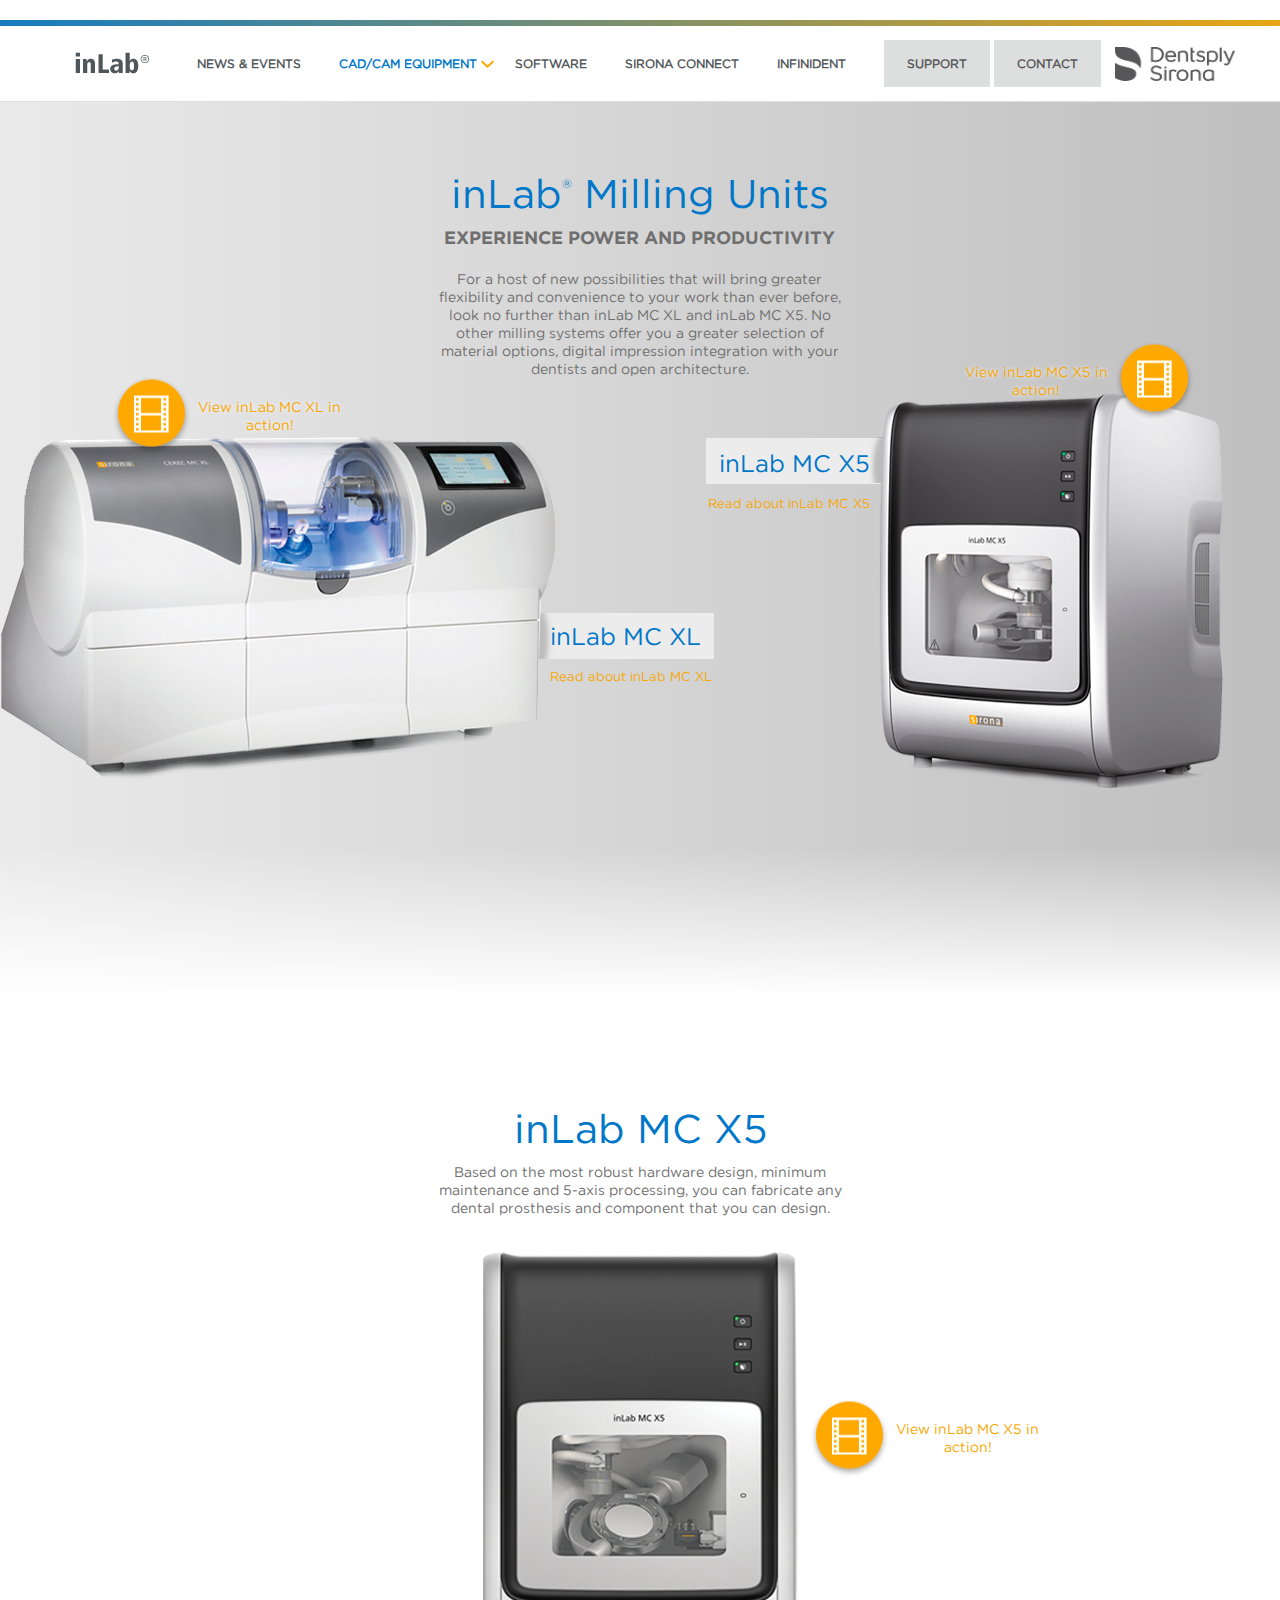
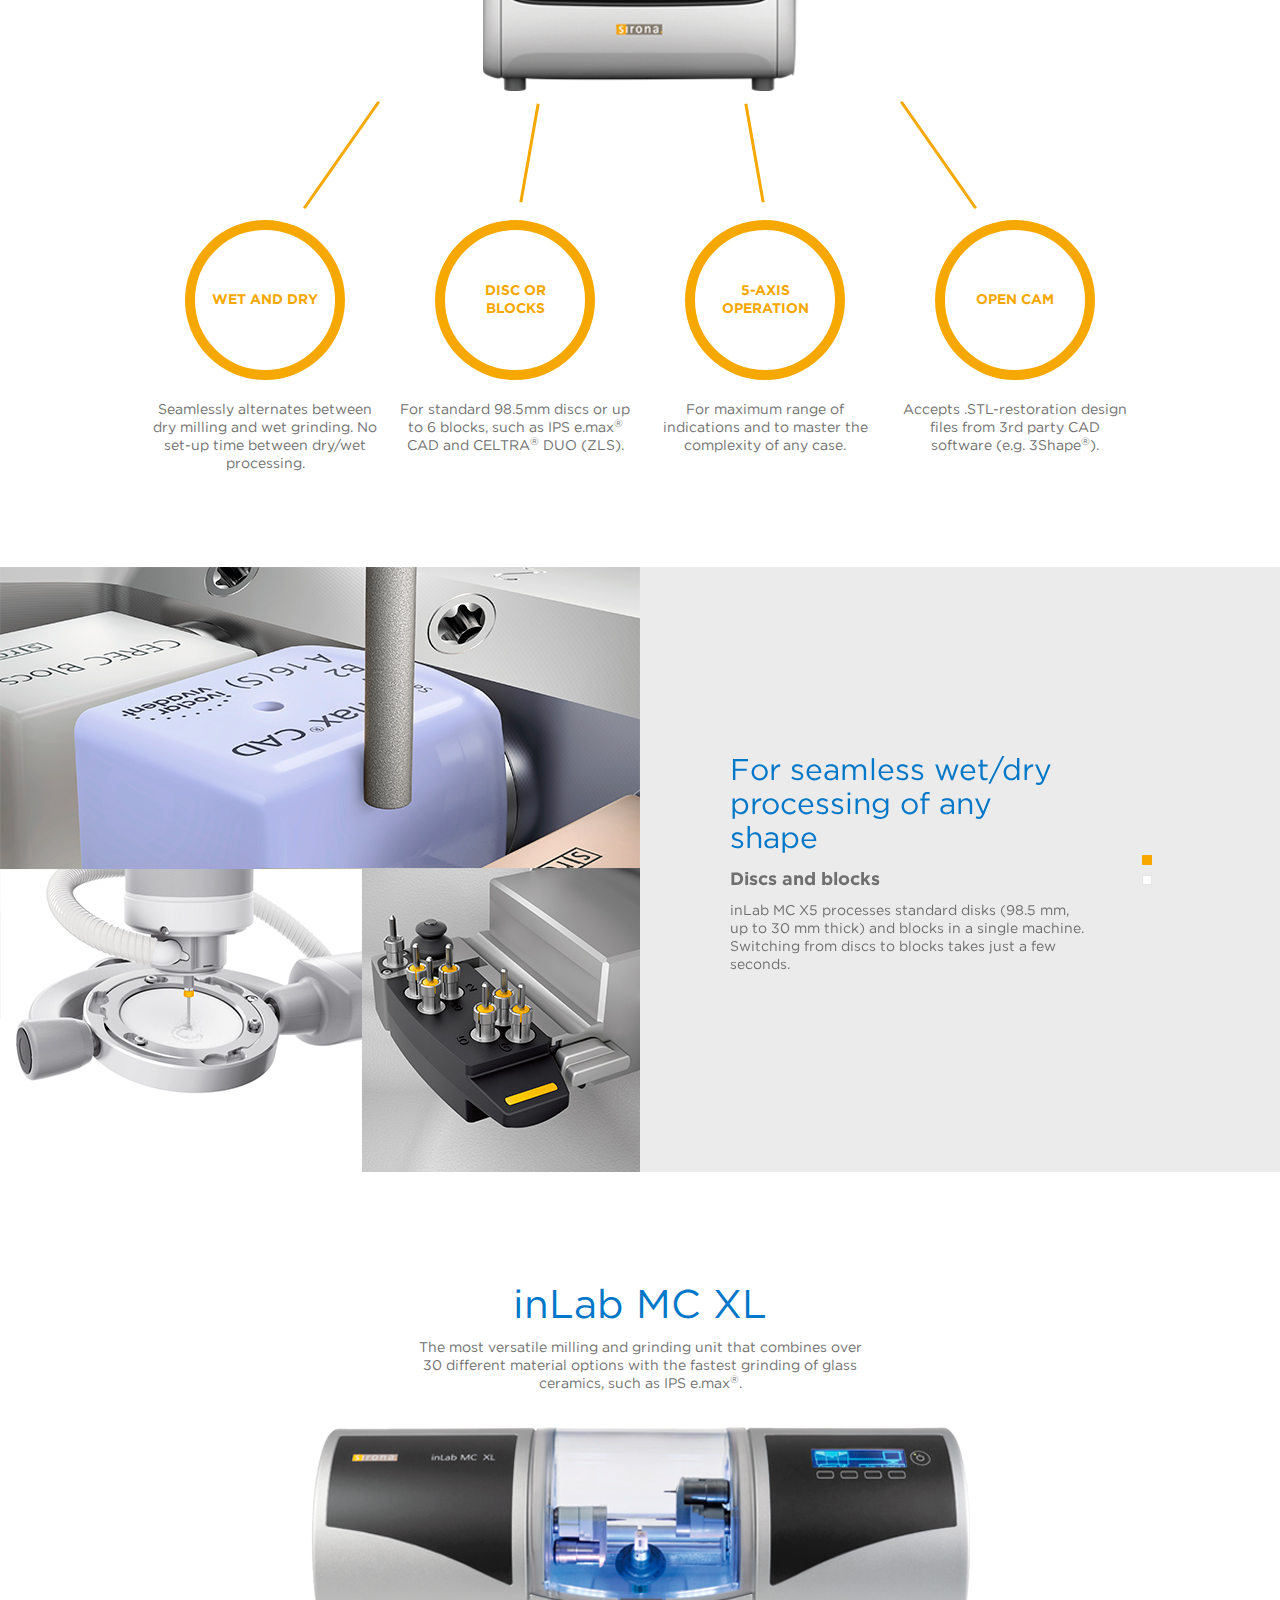
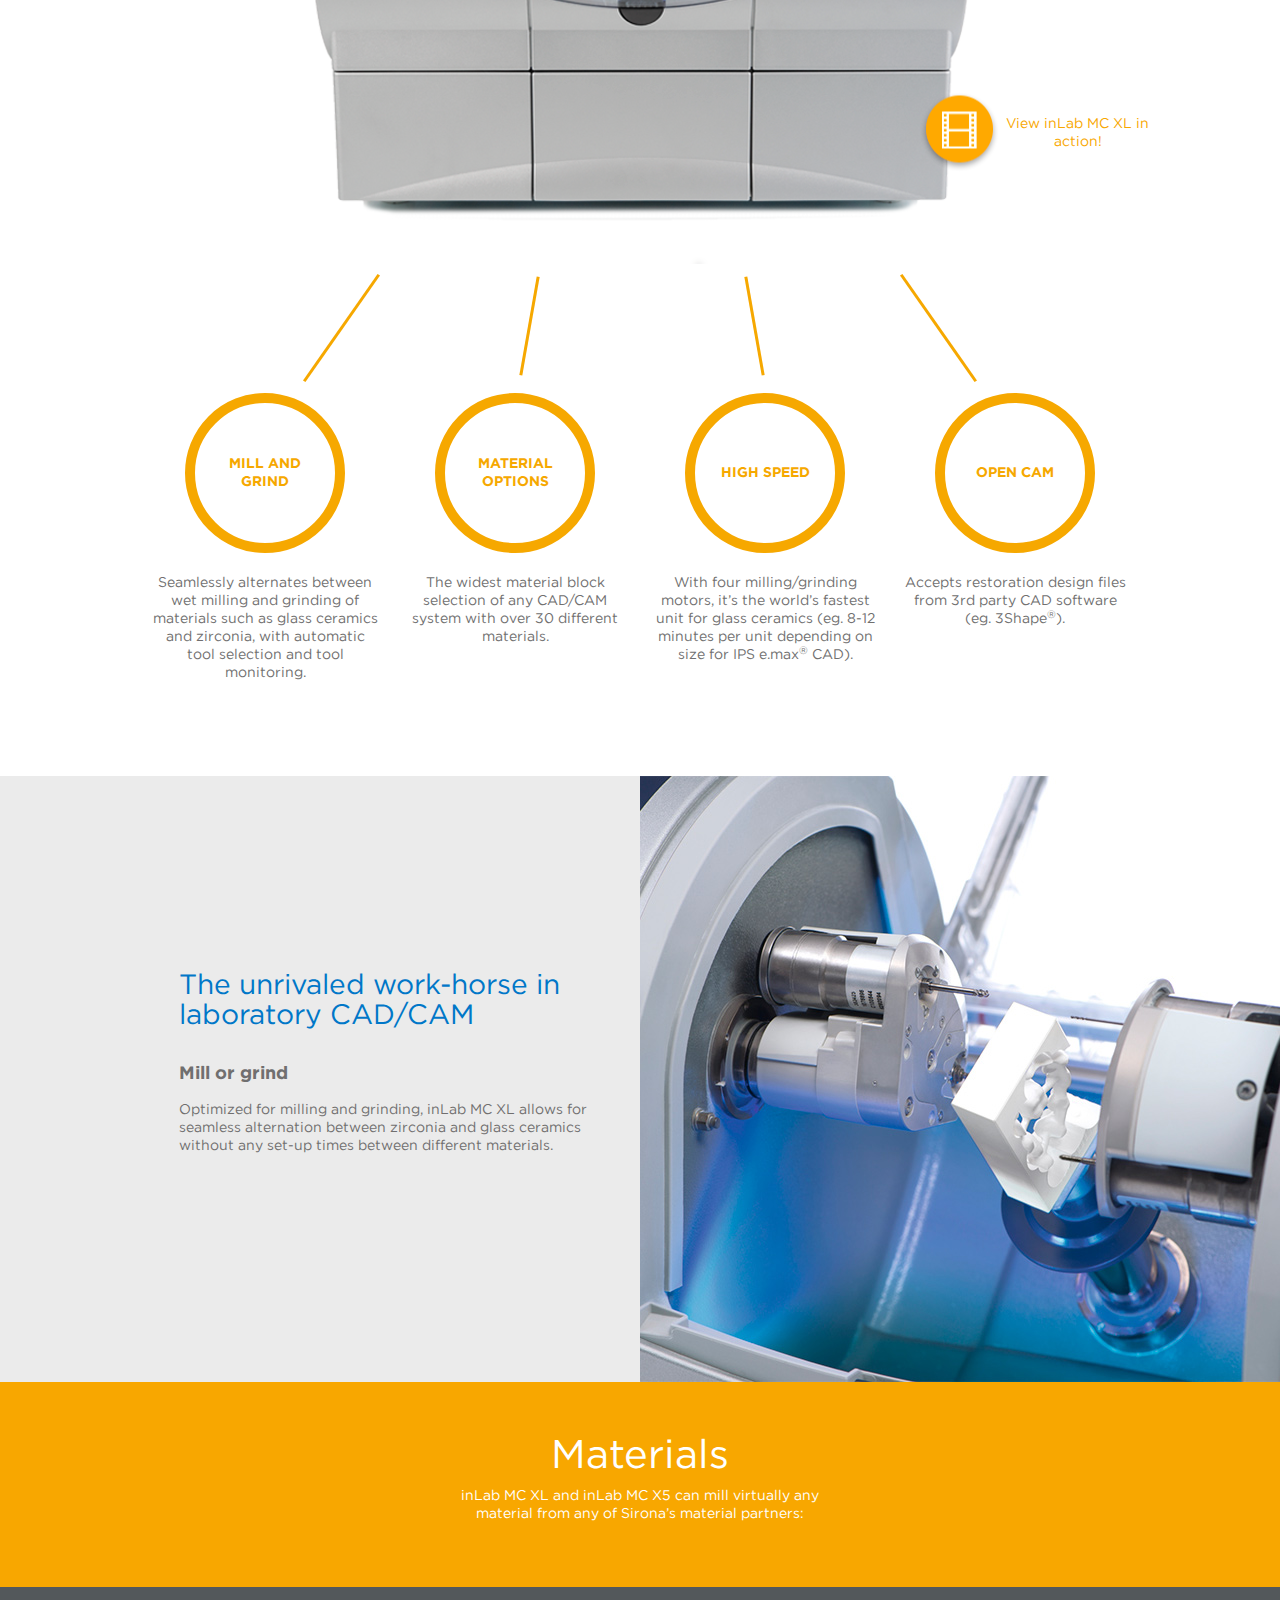
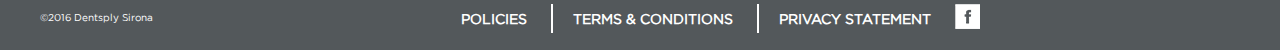
<file: milling.html>
<!DOCTYPE html>
<html>
<head>
<meta charset="utf-8">
<meta name="viewport" content="width=device-width, initial-scale=1, maximum-scale=1, user-scalable=no">
<title>InLab | Milling Units</title>
<link rel="stylesheet" href="style.css">
<link rel="stylesheet" href="css/slick.css">
<!-- HTML5 Shim and Respond.js IE8 support of HTML5 elements and media queries -->
<!--[if lt IE 9]>
  <script src="https://oss.maxcdn.com/html5shiv/3.7.2/html5shiv.min.js"></script>
  <script src="https://oss.maxcdn.com/respond/1.4.2/respond.min.js"></script>
<![endif]-->
</head>
<body>


<div class="wrapper">


	<nav class="navbar">
		<a href="index.html" class="logo left"><img src="images/inlab-logo.png" alt=""/></a>
		<a href="index.html" class="logo right"><img src="images/dentsply-sirona-logo.png" alt=""/></a>
        <ul>
			<li><a href="news.html">News & Events</a></li>
            <li class="menu-item-has-children current-menu-item"><a href="equipment.html">CAD/CAM Equipment</a></li>
            <li><a href="software.html">Software</a></li>
            <li><a href="connect.html">Sirona Connect</a></li>
            <li><a href="infinident.html">infiniDent</a></li>
            <li><a href="support.html">Support</a></li>
            <li><a href="contact.html">Contact</a></li>
		</ul>
        <a class="nav-toggle"></a>
	</nav>
    
    <section class="milling-top">
     <div class="wrapper">
      <div class="text">
       <h2>inLab<sup>&reg;</sup> Milling Units</h2>
       <h4>Experience Power and Productivity</h4>
       <p>For a host of new possibilities that will bring greater 
flexibility and convenience to your work than ever before, look no further than inLab MC XL and inLab MC X5. No other milling systems offer you a greater selection of 
material options, digital impression integration with your dentists and open architecture.</p>
      </div>
      <div class="img-box">
       <a href="#" class="action left">View inLab MC XL in action! <i class="ico-left"></i></a>
       <a href="#" class="action right">View inLab MC X5 in action! <i class="ico-right"></i></a>
       <div class="label left">
        <h3>inLab MC XL</h3>
        <a href="#">Read about inLab MC XL</a>
       </div>
       <div class="label right">
        <h3>inLab MC X5</h3>
        <a href="#">Read about inLab MC X5</a>
       </div>
       <img src="images/milling-top.png" alt=""/> 
      </div>
      <div class="clearfix"></div>
     </div>
    </section>
    
    <section class="infinident infire milling">
     <div class="wrapper">
      <div class="mid">
       <div class="heading">
        <h2>inLab MC X5</h2>
        <p>Based on the most robust hardware design, minimum 
maintenance and 5-axis processing, you can fabricate any dental prosthesis and component that you can design.</p>
       </div>
       <div class="img-box">
        <img src="images/milling-mc-x5.png" alt=""/>
        <a href="#" class="action mc-x5">View inLab MC X5 in action! <i class="ico-left"></i></a>
       </div>
       <div class="text">
        <p class="col"><span class="circle"><i>WET AND DRY</i></span>Seamlessly alternates between dry milling and wet grinding. No set-up time between dry/wet processing.</p>
        <p class="col"><span class="circle"><i>DISC OR BLOCKS</i></span>For standard 98.5mm discs or up to 6 blocks, such as IPS e.max<sup>&reg;</sup> CAD and CELTRA<sup>&reg;</sup> DUO (ZLS).</p>
        <p class="col"><span class="circle"><i>5-AXIS OPERATION</i></span>For maximum range of indications and to master the complexity of any case.</p>
        <p class="col"><span class="circle"><i>OPEN CAM</i></span>Accepts .STL-restoration design files from 3rd party CAD software (e.g. 3Shape<sup>&reg;</sup>).</p>
       </div>
      </div>
     </div>
    </section>
    
    <section>
      <div class="product-slider text-right"> 
          <div class="caption">
           <div class="img"><img src="images/milling-mc-x5-1.jpg" alt=""/></div>
           <div class="text">
            <h3>For seamless wet/dry processing of any shape</h3>
            <h4>Discs and blocks </h4>
            <p>inLab MC X5 processes standard disks (98.5 mm, 
up to 30 mm thick) and blocks in a single machine. Switching from discs to blocks takes just a 
few seconds.</p>
           </div>              
          </div>
          <div class="caption">
           <div class="img"><img src="images/milling-mc-x5-2.jpg" alt=""/></div>           
           <div class="text">
            <h3>Open CAM import</h3>
            <h5>Import .STL design files from 3Shape<sup>&reg;</sup>, Dental-Wings<sup>&reg;</sup>, 
exocad<sup>&reg;</sup>, and many others.</h5>
            <p>Together with complete freedom to use any 
material, the system offers you the capability to handle a broad spectrum of indications today and in the future. Switching from disks to blocks takes just a few seconds, and switching between wet and dry production e.g. from glass ceramics to zirconium oxide is equally fast and easy.</p>
            <p>The innovative multi-block holder can accommodate up to six blocks of different materials thereby 
enabling maximum productivity even with multiple single tooth applications.</p>
            <p>The fully automated tool changer can be fitted with up to six tools per process. You can prepare the tool magazine according to the specific material and manage it via the associated inLab CAM software. Intelligent spare tool management helps to achieve optimal tool service life and failure safety. 
Additional user friendliness and user safety is 
assured by the color coding for material types on each tool and tool magazine in the CAM software.</p>
           </div>    
          </div>    
      </div> 
    </section>
    
    <section class="infinident infire milling">
     <div class="wrapper">
      <div class="mid">
       <div class="heading">
        <h2>inLab MC XL</h2>
        <p>The most versatile milling and grinding unit that combines over 30 different material options with the fastest 
grinding of glass ceramics, such as IPS e.max<sup>&reg;</sup>.</p>
       </div>
       <div class="img-box">
        <img src="images/milling-mc-xl.png" alt=""/>
        <a href="#" class="action mc-xl">View inLab MC XL in action! <i class="ico-left"></i></a>
       </div>
       <div class="text">
        <p class="col"><span class="circle"><i>MILL AND GRIND</i></span>Seamlessly alternates between wet milling and grinding of materials such as glass ceramics and zirconia, with automatic tool selection and tool monitoring.</p>
        <p class="col"><span class="circle"><i>MATERIAL OPTIONS</i></span>The widest material block selection of any CAD/CAM system with over 30 different materials.</p>
        <p class="col"><span class="circle"><i>HIGH SPEED</i></span>With four milling/grinding motors, it’s the world’s fastest unit for glass ceramics (eg. 8-12 minutes per unit depending on size for IPS e.max<sup>&reg;</sup> CAD).</p>
        <p class="col"><span class="circle"><i>OPEN CAM</i></span>Accepts restoration design files from 3rd party CAD software (eg. 3Shape<sup>&reg;</sup>).</p>
       </div>
      </div>
     </div>
    </section>
    
    <section class="product-bottom">
      <div class="text">
       <h2>The unrivaled work-horse in laboratory CAD/CAM</h2>
       <h4>Mill or grind</h4>
       <p>Optimized for milling and grinding, inLab MC XL allows for seamless alternation between zirconia and glass ceramics without any set-up times between different materials.</p>
      </div>
      <div class="img">
       <img src="images/milling-mc-xl-bottom.jpg" alt=""/>
      </div>
  </section>
  
  <section class="orange">
   <div class="wrapper">
    <h2>Materials</h2>
    <p>inLab MC XL and inLab MC X5 can mill virtually any material from any of Sirona’s material partners:</p>
   </div>
  </section>
  
    
    
    <footer>
     <div class="copy">&copy;2016 Dentsply Sirona</div>
     <div class="links">
      <a href="#">Policies</a>
      <a href="#">Terms & Conditions</a>
      <a href="#">Privacy Statement</a>
      <a href="#"><img src="images/facebook.png" alt=""/></a>   
     </div>
    </footer>

	
</div>


<script src="js/jquery-1.11.0.min.js"></script>
<script src="js/slick.js"></script>
<script src="js/scripts.js"></script>
<script type="text/javascript">
$(document).ready(function(){
  $('.product-slider').slick({
	  dots:true,
	  arrows:false,
	  fade:true
	  });
});
</script>
</body>
</html>
</file>
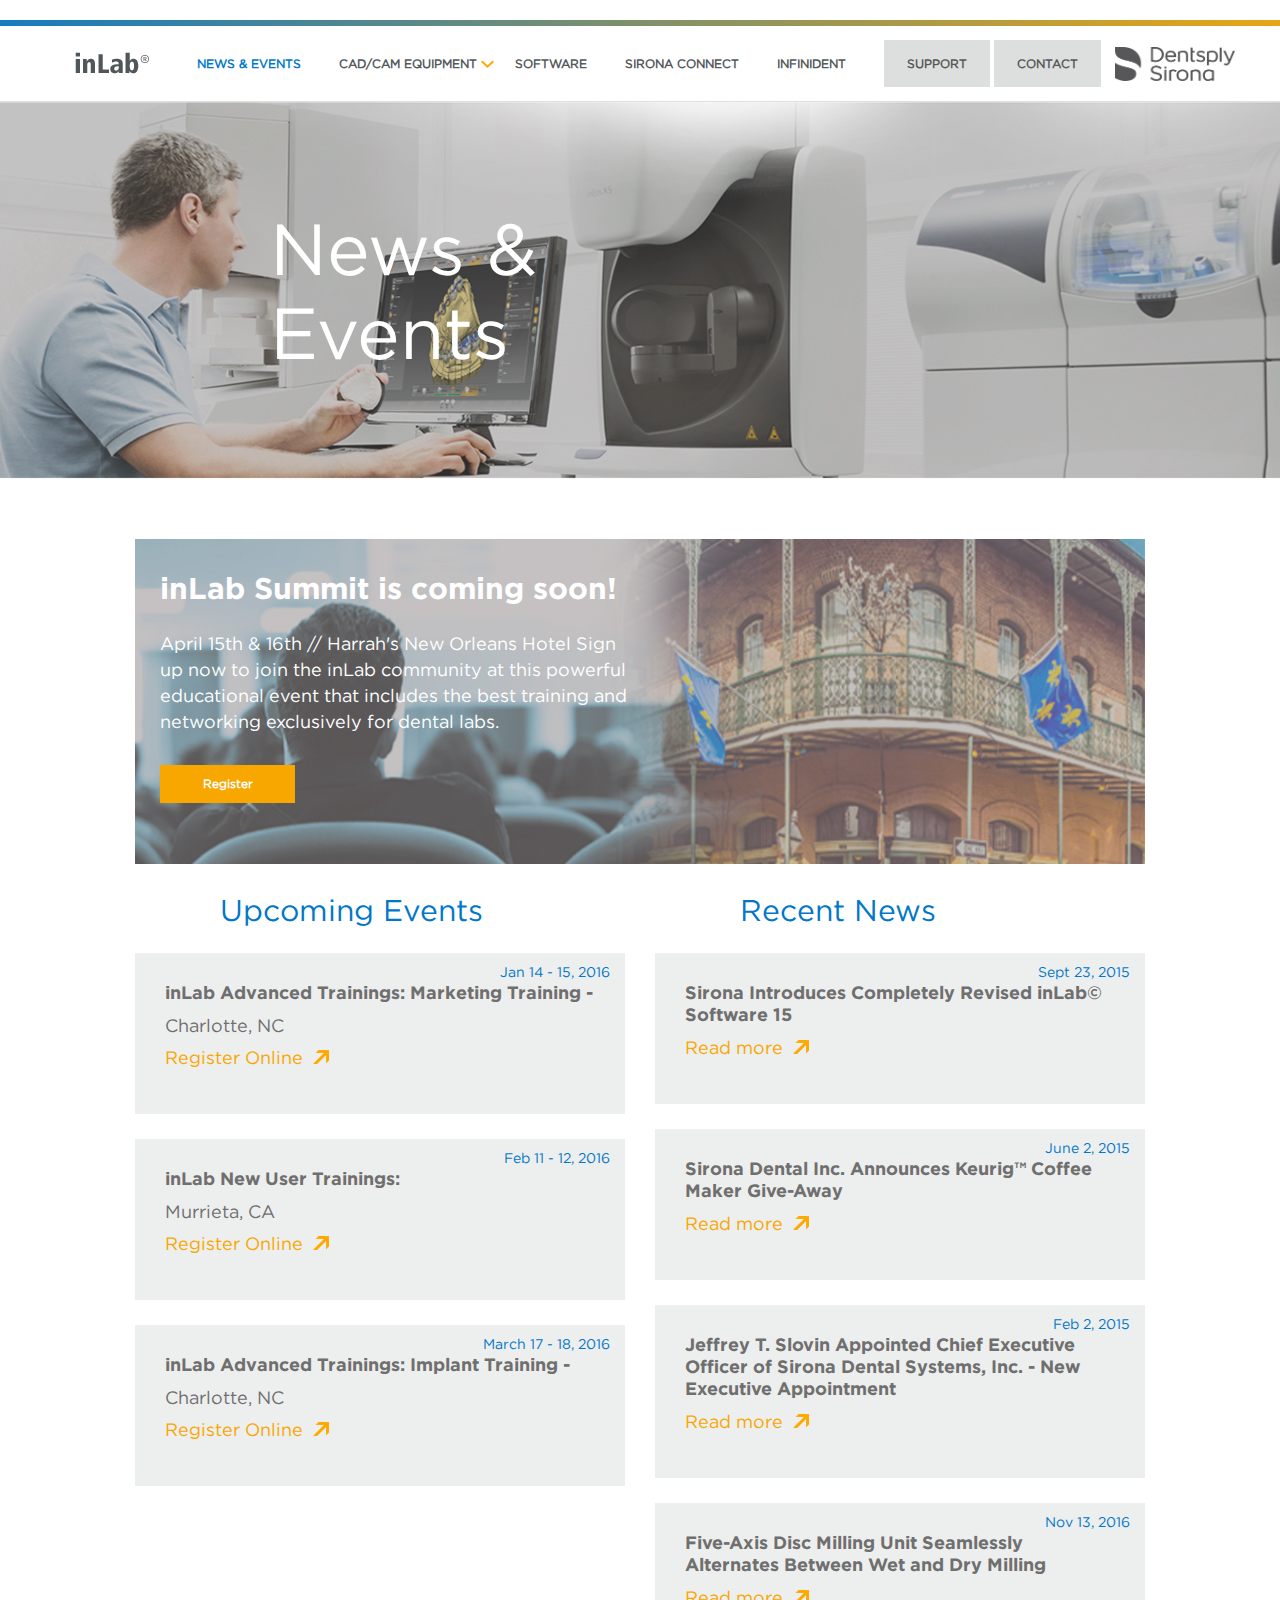
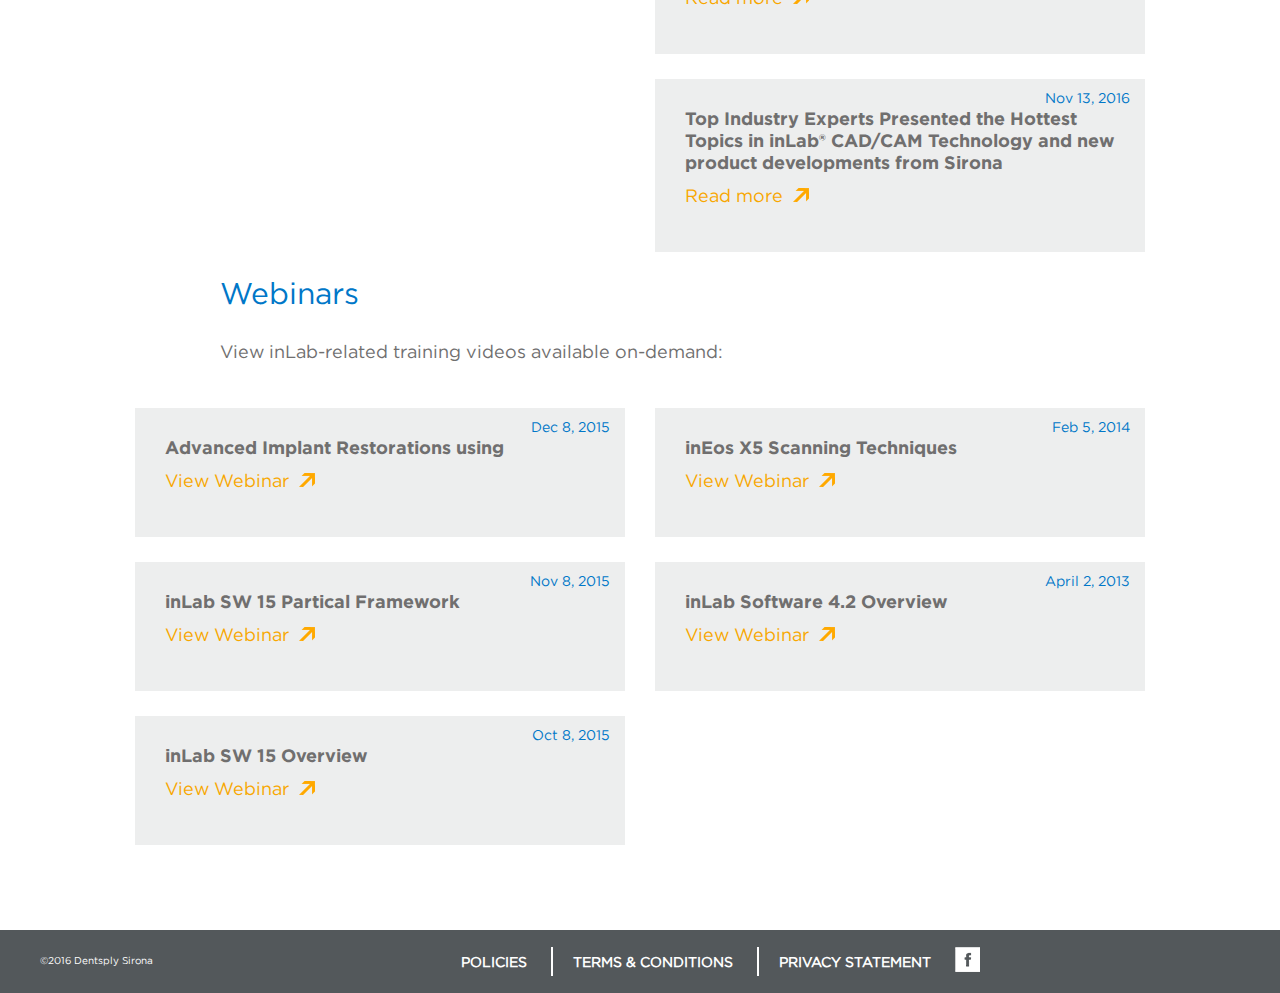
<file: news.html>
<!DOCTYPE html>
<html>
<head>
<meta charset="utf-8">
<meta name="viewport" content="width=device-width, initial-scale=1, maximum-scale=1, user-scalable=no">
<title>InLab | News & Events</title>
<link rel="stylesheet" href="style.css">
<!-- HTML5 Shim and Respond.js IE8 support of HTML5 elements and media queries -->
<!--[if lt IE 9]>
  <script src="https://oss.maxcdn.com/html5shiv/3.7.2/html5shiv.min.js"></script>
  <script src="https://oss.maxcdn.com/respond/1.4.2/respond.min.js"></script>
<![endif]-->
</head>
<body>


<div class="wrapper">


	<nav class="navbar">
		<a href="index.html" class="logo left"><img src="images/inlab-logo.png" alt=""/></a>
		<a href="index.html" class="logo right"><img src="images/dentsply-sirona-logo.png" alt=""/></a>
        <ul>
			<li class="current-menu-item"><a href="news.html">News & Events</a></li>
            <li class="menu-item-has-children"><a href="equipment.html">CAD/CAM Equipment</a></li>
            <li><a href="software.html">Software</a></li>
            <li><a href="connect.html">Sirona Connect</a></li>
            <li><a href="infinident.html">infiniDent</a></li>
            <li><a href="support.html">Support</a></li>
            <li><a href="contact.html">Contact</a></li>
		</ul>
        <a class="nav-toggle"></a>
	</nav>
    
    <section class="title-banner">
     <h1>News &amp;<br />Events</h1>
     <img src="images/news-banner.jpg" alt=""/>
    </section>
    
    <section>
     <div class="news-wrapper">
      <div class="text-banner">
       <h3>inLab Summit is coming soon!</h3>
       <p>April 15th & 16th // Harrah's New Orleans Hotel Sign up now to join the inLab community at this powerful educational event that includes the best training and networking exclusively for dental labs. <a href="#" class="more">Register</a></p>
      </div>
      <div class="news-events">
      
       <div class="col-50">
        <h2>Upcoming Events</h2>
        <div class="event-item">
         <span>Jan 14 - 15, 2016</span>
         <h4>inLab Advanced Trainings: Marketing Training -</h4>
         <p>Charlotte, NC <a href="#" class="link-arr">Register Online</a></p>
        </div>
        <div class="event-item">
         <span>Feb 11 - 12, 2016</span>
         <h4>inLab New User Trainings:</h4>
         <p>Murrieta, CA <a href="#" class="link-arr">Register Online</a></p>
        </div>
        <div class="event-item">
         <span>March 17 - 18, 2016</span>
         <h4>inLab Advanced Trainings: Implant Training -</h4>
         <p>Charlotte, NC <a href="#" class="link-arr">Register Online</a></p>
        </div>
       </div>
       
       <div class="col-50">
        <h2>Recent News</h2>
        <div class="event-item">
         <span>Sept 23, 2015</span>
         <h4>Sirona Introduces Completely Revised inLab&copy; Software 15</h4>
         <p><a href="#" class="link-arr">Read more</a></p>
        </div>
        <div class="event-item">
         <span>June 2, 2015</span>
         <h4>Sirona Dental Inc. Announces Keurig&trade; Coffee Maker Give-Away</h4>
         <p><a href="#" class="link-arr">Read more</a></p>
        </div>
        <div class="event-item">
         <span>Feb 2, 2015</span>
         <h4>Jeffrey T. Slovin Appointed Chief Executive Officer of Sirona Dental Systems, Inc. - New Executive Appointment</h4>
         <p><a href="#" class="link-arr">Read more</a></p>
        </div>
        <div class="event-item">
         <span>Nov 13, 2016</span>
         <h4>Five-Axis Disc Milling Unit Seamlessly Alternates Between Wet and Dry Milling</h4>
         <p><a href="#" class="link-arr">Read more</a></p>
        </div>
        <div class="event-item">
         <span>Nov 13, 2016</span>
         <h4>Top Industry Experts Presented the Hottest Topics in inLab® CAD/CAM Technology and new product developments from Sirona</h4>
         <p><a href="#" class="link-arr">Read more</a></p>
        </div>
       </div>
       
      </div>
      
      <h2>Webinars</h2>
      <p>View inLab-related training videos available on-demand:</p>
      
      <div class="webinars">
      
        <div class="event-item">
         <span>Dec 8, 2015</span>
         <h4>Advanced Implant Restorations using</h4>
         <p><a href="#" class="link-arr">View Webinar</a></p>
        </div>
                
        <div class="event-item">
         <span>Nov 8, 2015</span>
         <h4>inLab SW 15 Partical Framework</h4>
         <p><a href="#" class="link-arr">View Webinar</a></p>
        </div>
        
        <div class="event-item">
         <span>Oct 8, 2015</span>
         <h4>inLab SW 15 Overview</h4>
         <p><a href="#" class="link-arr">View Webinar</a></p>
        </div>
        
        <div class="event-item">
         <span>Feb 5, 2014</span>
         <h4>inEos X5 Scanning Techniques</h4>
         <p><a href="#" class="link-arr">View Webinar</a></p>
        </div>
        
        <div class="event-item">
         <span>April 2, 2013</span>
         <h4>inLab Software 4.2 Overview</h4>
         <p><a href="#" class="link-arr">View Webinar</a></p>
        </div>
        
        <div class="clearfix"></div>
        
      </div>
      
      <div class="clearfix"></div>
      
     </div>
    </section>
    
    <footer>
     <div class="copy">&copy;2016 Dentsply Sirona</div>
     <div class="links">
      <a href="#">Policies</a>
      <a href="#">Terms & Conditions</a>
      <a href="#">Privacy Statement</a>
      <a href="#"><img src="images/facebook.png" alt=""/></a>   
     </div>
    </footer>

	
</div>


<script src="js/jquery-1.11.0.min.js"></script>
<script src="js/scripts.js"></script>
</body>
</html>
</file>
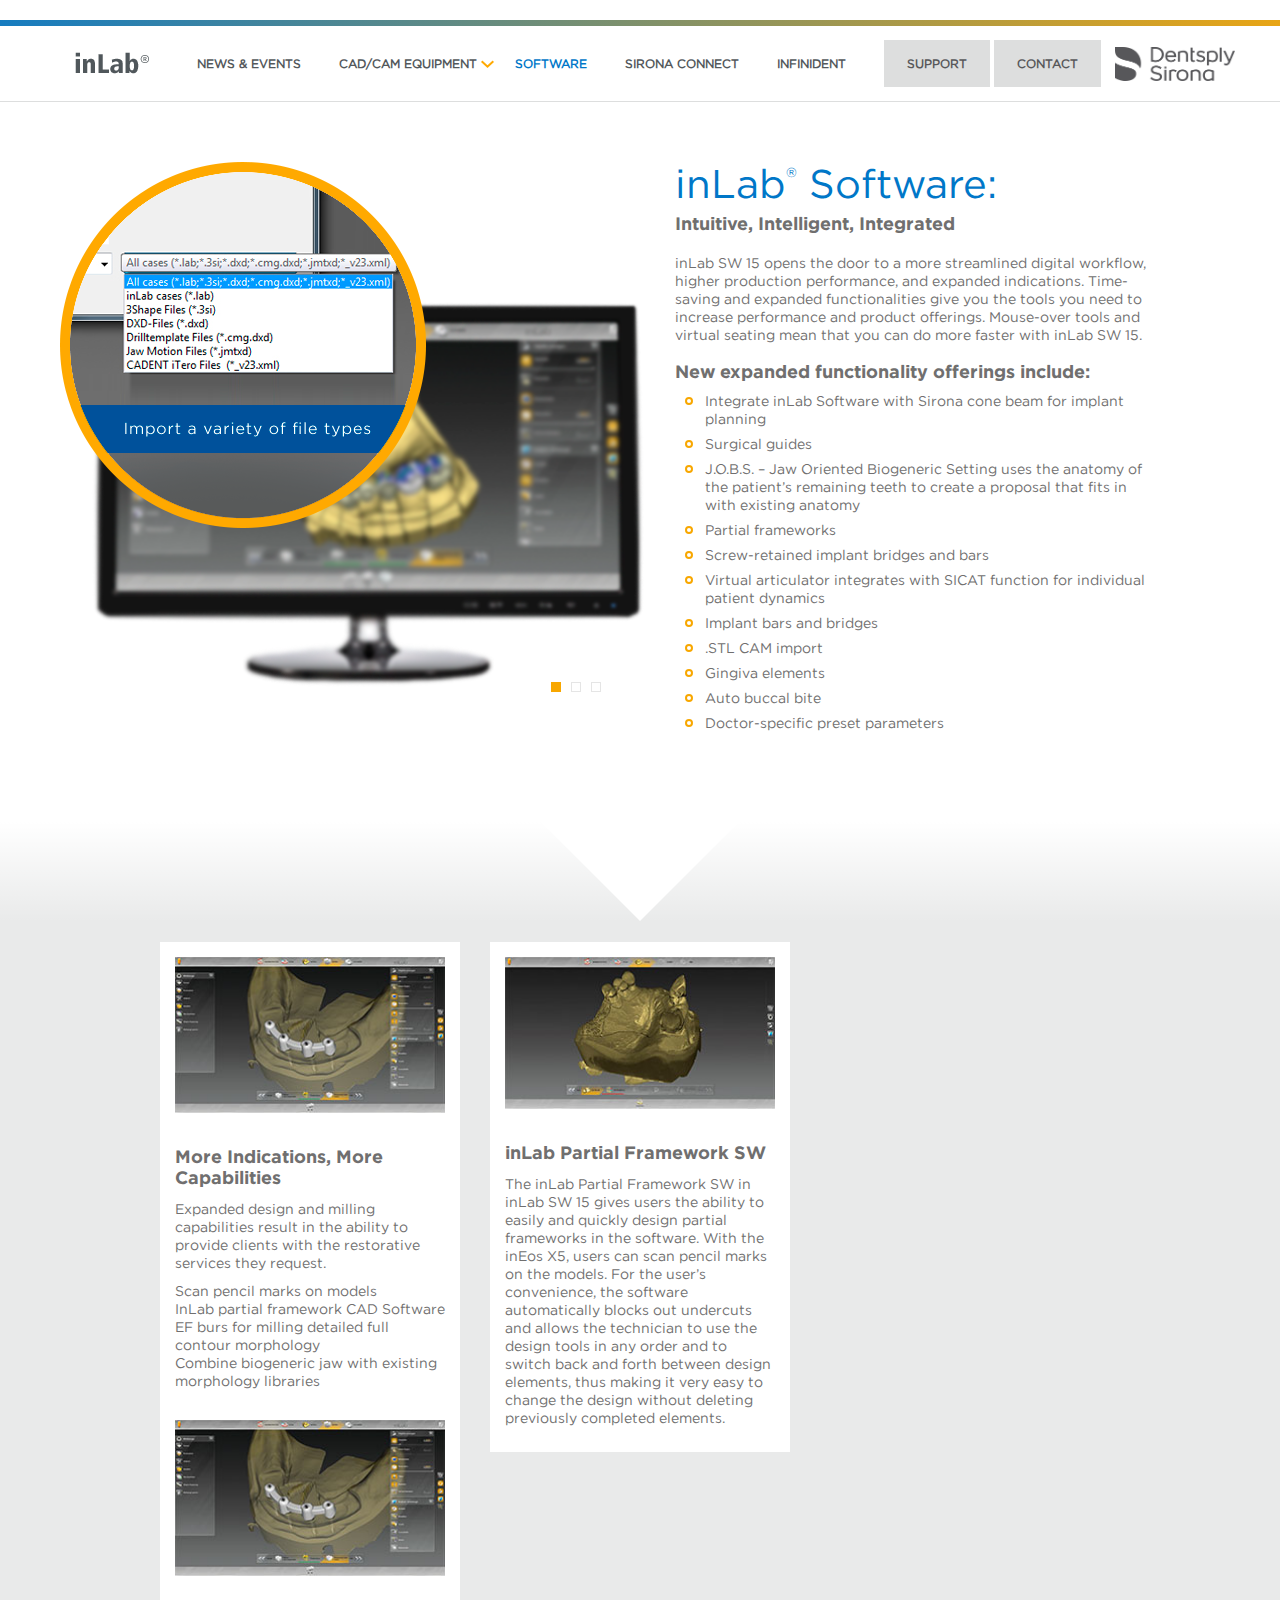
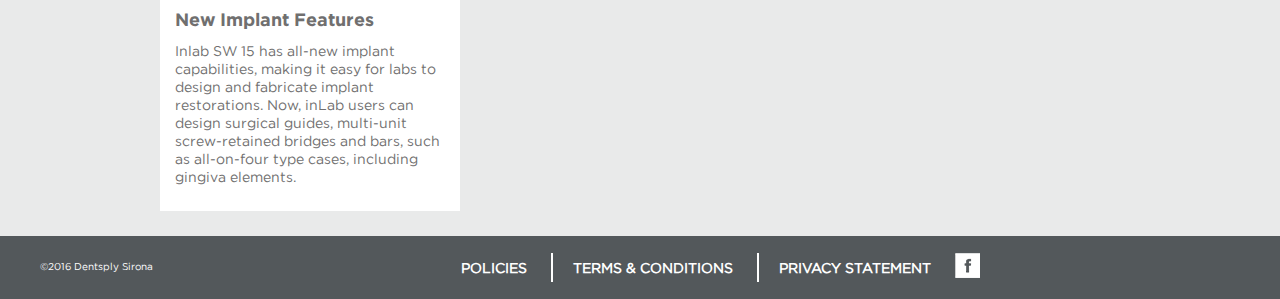
<file: software.html>
<!DOCTYPE html>
<html>
<head>
<meta charset="utf-8">
<meta name="viewport" content="width=device-width, initial-scale=1, maximum-scale=1, user-scalable=no">
<title>InLab | Software</title>
<link rel="stylesheet" href="style.css">
<link rel="stylesheet" href="css/slick.css">
<!-- HTML5 Shim and Respond.js IE8 support of HTML5 elements and media queries -->
<!--[if lt IE 9]>
  <script src="https://oss.maxcdn.com/html5shiv/3.7.2/html5shiv.min.js"></script>
  <script src="https://oss.maxcdn.com/respond/1.4.2/respond.min.js"></script>
<![endif]-->
</head>
<body>


<div class="wrapper">


	<nav class="navbar">
		<a href="index.html" class="logo left"><img src="images/inlab-logo.png" alt=""/></a>
		<a href="index.html" class="logo right"><img src="images/dentsply-sirona-logo.png" alt=""/></a>
        <ul>
			<li><a href="news.html">News & Events</a></li>
            <li class="menu-item-has-children"><a href="equipment.html">CAD/CAM Equipment</a></li>
            <li  class="current-menu-item"><a href="software.html">Software</a></li>
            <li><a href="connect.html">Sirona Connect</a></li>
            <li><a href="infinident.html">infiniDent</a></li>
            <li><a href="support.html">Support</a></li>
            <li><a href="contact.html">Contact</a></li>
		</ul>
        <a class="nav-toggle"></a>
	</nav>
    
    <section class="software-top">
     <div class="wrapper">
      <div class="software-slider"> 
          <div class="caption">
           <img src="images/software-slide-1.png" alt=""/>    
          </div>
          <div class="caption">
           <img src="images/software-slide-2.png" alt=""/>    
          </div>
          <div class="caption">
           <img src="images/software-slide-3.png" alt=""/>    
          </div>     
      </div>
      <div class="text">
       <h2>inLab<sup>&reg;</sup> Software:</h2>
       <p><strong>Intuitive, Intelligent, Integrated</strong></p>
       <p>inLab SW 15 opens the door to a more streamlined digital workflow, higher production performance, and expanded indications. Time-saving and expanded functionalities give you the tools you need to increase performance and product offerings. Mouse-over tools and virtual seating mean that you can do more faster with inLab SW 15.</p>
       <p><strong>New expanded functionality offerings include:</strong></p>
       <ul>
        <li>Integrate inLab Software with Sirona cone beam for implant planning</li>
        <li>Surgical guides</li>
        <li>J.O.B.S. – Jaw Oriented Biogeneric Setting uses the anatomy of the patient’s remaining teeth to create a proposal that fits in with existing anatomy</li>
        <li>Partial frameworks</li>
        <li>Screw-retained implant bridges and bars</li>
        <li>Virtual articulator integrates with SICAT function for individual patient dynamics</li>
        <li>Implant bars and bridges</li>
        <li>.STL CAM import</li>
        <li>Gingiva elements</li>
        <li>Auto buccal bite</li>
        <li>Doctor-specific preset parameters</li>
       </ul>
      </div>
      <div class="clearfix"></div>
     </div>  
    </section>
    
    <section class="software-bottom">
     <div class="wrapper">
      <div class="col">
       <img src="images/software-col-1-2.jpg" alt=""/>
       <h4>More Indications, More Capabilities</h4>
       <p>Expanded design and milling capabilities result in the ability to provide clients with the restorative services they request.</p>
       <ul>
        <li>Scan pencil marks on models</li>
        <li>InLab partial framework CAD Software</li>
        <li>EF burs for milling detailed full contour morphology</li>
        <li>Combine biogeneric jaw with existing morphology libraries</li>
       </ul>
      </div>
      <div class="col">
       <img src="images/software-col-1-2.jpg" alt=""/>
       <h4>New Implant Features</h4>
       <p>Inlab SW 15 has all-new implant capabilities, making it easy for labs to design and fabricate implant restorations. Now, inLab users can design surgical guides, multi-unit screw-retained bridges and bars, such as all-on-four type cases, including gingiva elements.</p>
      </div>
      <div class="col">
       <img src="images/software-col-3.jpg" alt=""/>
       <h4>inLab Partial Framework SW</h4>
       <p>The inLab Partial Framework SW in inLab SW 15 gives users the ability to easily and quickly design partial frameworks in the software. With the inEos X5, users can scan pencil marks on the models. For the user’s convenience, the software automatically blocks out undercuts and allows the technician to use the design tools in any order and to switch back and forth between design 
elements, thus making it very easy to change the design without deleting previously completed elements.</p>
      </div>
      <div class="clearfix"></div>
     </div>
    </section>
    
    <footer>
     <div class="copy">&copy;2016 Dentsply Sirona</div>
     <div class="links">
      <a href="#">Policies</a>
      <a href="#">Terms & Conditions</a>
      <a href="#">Privacy Statement</a>
      <a href="#"><img src="images/facebook.png" alt=""/></a>   
     </div>
    </footer>

	
</div>


<script src="js/jquery-1.11.0.min.js"></script>
<script src="js/slick.js"></script>
<script src="js/scripts.js"></script>
<script type="text/javascript">
$(document).ready(function(){
  $('.software-slider').slick({
	  dots:true,
	  fade:true,
	  arrows:false
	  });
});
</script>
</body>
</html>
</file>
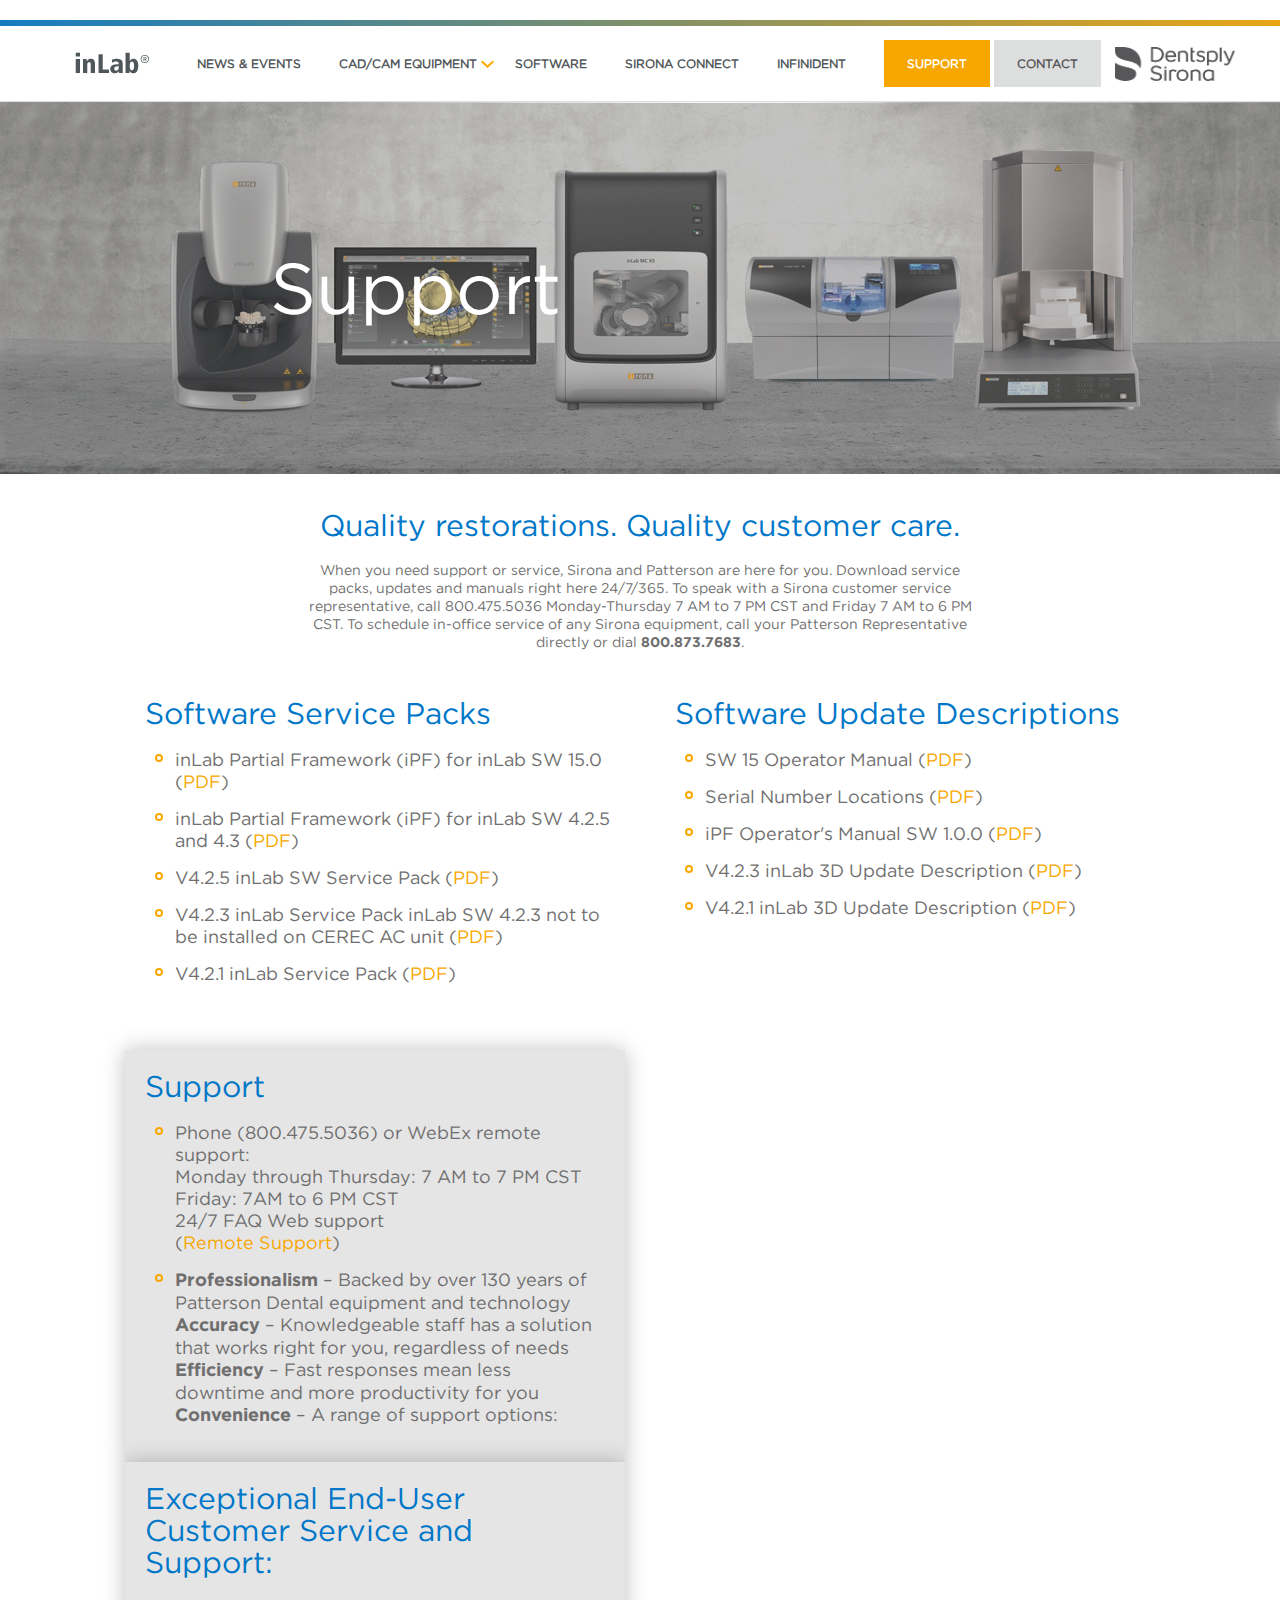
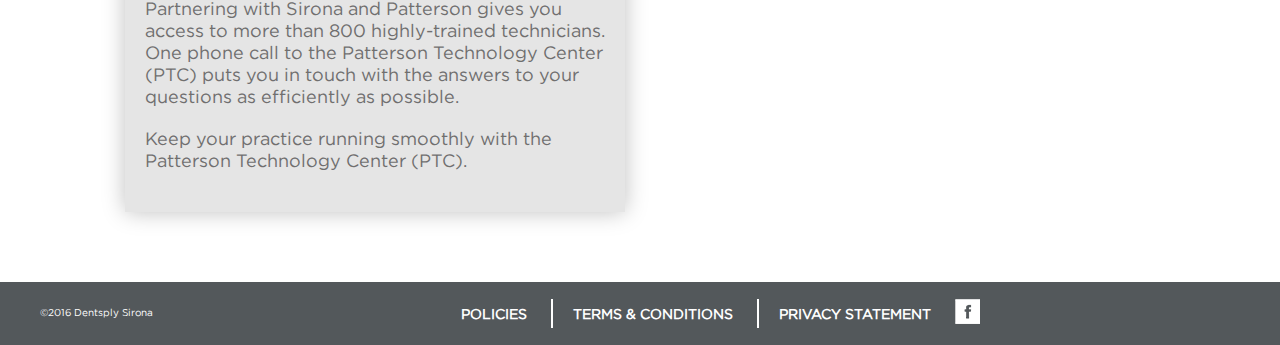
<file: support.html>
<!DOCTYPE html>
<html>
<head>
<meta charset="utf-8">
<meta name="viewport" content="width=device-width, initial-scale=1, maximum-scale=1, user-scalable=no">
<title>InLab | Support</title>
<link rel="stylesheet" href="style.css">
<!-- HTML5 Shim and Respond.js IE8 support of HTML5 elements and media queries -->
<!--[if lt IE 9]>
  <script src="https://oss.maxcdn.com/html5shiv/3.7.2/html5shiv.min.js"></script>
  <script src="https://oss.maxcdn.com/respond/1.4.2/respond.min.js"></script>
<![endif]-->
</head>
<body>


<div class="wrapper">


	<nav class="navbar">
		<a href="index.html" class="logo left"><img src="images/inlab-logo.png" alt=""/></a>
		<a href="index.html" class="logo right"><img src="images/dentsply-sirona-logo.png" alt=""/></a>
        <ul>
			<li><a href="news.html">News & Events</a></li>
            <li class="menu-item-has-children"><a href="equipment.html">CAD/CAM Equipment</a></li>
            <li><a href="software.html">Software</a></li>
            <li><a href="connect.html">Sirona Connect</a></li>
            <li><a href="infinident.html">infiniDent</a></li>
            <li class="current-menu-item"><a href="support.html">Support</a></li>
            <li><a href="contact.html">Contact</a></li>
		</ul>
        <a class="nav-toggle"></a>
	</nav>
    
    <section class="title-banner">
     <h1>Support</h1>
     <img src="images/support-banner.jpg" alt=""/>
    </section>
    
    <section>
     <div class="support-wrapper">
      
      <div class="quality">
       <h2>Quality restorations. Quality customer care.</h2>
       <p>When you need support or service, Sirona and Patterson are here for you.  
Download service packs, updates and manuals right here 24/7/365. To speak with a Sirona customer service representative, call 800.475.5036 Monday-Thursday 7 AM to 7 PM CST and  Friday 7 AM to 6 PM CST.  To schedule in-office service of any 
Sirona equipment, call your Patterson Representative directly or dial <strong>800.873.7683</strong>.</p>
      </div>
      
      <div class="news-events">
      
       <div class="col-50">
        <h2>Software Service Packs</h2>
        <ul>
         <li>inLab Partial Framework (iPF) for inLab SW 15.0 (<a href="#">PDF</a>)</li>
         <li>inLab Partial Framework (iPF) for inLab SW 4.2.5 and 4.3 (<a href="#">PDF</a>)</li>
         <li>V4.2.5 inLab SW Service Pack (<a href="#">PDF</a>)</li>
         <li>V4.2.3 inLab Service Pack inLab SW 4.2.3 not to be installed on CEREC AC unit (<a href="#">PDF</a>)</li>
         <li>V4.2.1 inLab Service Pack (<a href="#">PDF</a>)</li>
        </ul>
       </div>
       
       <div class="col-50">
        <h2>Software Update Descriptions</h2>
        <ul>
         <li>SW 15 Operator Manual (<a href="#">PDF</a>)</li>
         <li>Serial Number Locations (<a href="#">PDF</a>)</li>
         <li>iPF Operator's Manual SW 1.0.0 (<a href="#">PDF</a>)</li>
         <li>V4.2.3 inLab 3D Update Description (<a href="#">PDF</a>)</li>
         <li>V4.2.1 inLab 3D Update Description (<a href="#">PDF</a>)</li>
        </ul>
       </div>
       
       <div class="clearfix"></div>
       
      </div>   
      
      <div class="clearfix"></div>
      
      <div class="webinars support-bottom">
      
        <div class="event-item">
         <h2>Support</h2>
         <ul>
          <li>Phone (800.475.5036) or WebEx remote support:<br />
              Monday through Thursday: 7 AM to 7 PM CST<br />
              Friday: 7AM to 6 PM CST<br />
              24/7 FAQ Web support<br />
              (<a href="#">Remote Support</a>)
              </li>
          <li><strong>Professionalism</strong> – Backed by over 130 years of
              Patterson Dental equipment and technology <br />
              <strong>Accuracy</strong> – Knowledgeable staff has a solution 
              that works right for you, regardless of needs <br />
              <strong>Efficiency</strong> – Fast responses mean less downtime 
              and more productivity for you <br />
              <strong>Convenience</strong> – A range of support options:</li>
         </ul>
        </div>
                
        <div class="event-item">
         <h2>Exceptional End-User Customer Service and Support:</h2>
         <p>Partnering with Sirona and Patterson gives you access to more than 800 highly-trained technicians. One phone call to the Patterson Technology Center (PTC) puts you in touch with the answers to your questions as efficiently as possible.</p>
         <p>Keep your practice running smoothly with the 
Patterson Technology Center (PTC).</p>
        </div>
        
        <div class="clearfix"></div>
        
      </div>
      
      <div class="clearfix"></div>
      
     </div>
    </section>
    
    <footer>
     <div class="copy">&copy;2016 Dentsply Sirona</div>
     <div class="links">
      <a href="#">Policies</a>
      <a href="#">Terms & Conditions</a>
      <a href="#">Privacy Statement</a>
      <a href="#"><img src="images/facebook.png" alt=""/></a>   
     </div>
    </footer>

	
</div>


<script src="js/jquery-1.11.0.min.js"></script>
<script src="js/scripts.js"></script>
</body>
</html>
</file>
<file: style.css>
html, body, body div, span, object, iframe, h1, h2, h3, h4, h5, h6, p, blockquote, pre, abbr, address, cite, code, del, dfn, em, img, ins, kbd, q, samp, small, strong, sub, sup, var, b, i, dl, dt, dd, ol, ul, li, fieldset, form, label, legend, table, caption, tbody, tfoot, thead, tr, th, td, article, aside, figure, footer, header, menu, nav, section, time, mark, audio, video, details, summary {
	margin: 0;
	padding: 0;
	border: 0;
	font-size: 100%;
	font-weight: normal;
	vertical-align: baseline;
	background: transparent;
}

article, aside, figure, footer, header, nav, section, details, summary {display: block;}

/* Handle box-sizing while better addressing child elements:
   http://css-tricks.com/inheriting-box-sizing-probably-slightly-better-best-practice/ */
html {
	box-sizing: border-box;
}

*,
*:before,
*:after {
	box-sizing: inherit;
}

/* consider resetting the default cursor: https://gist.github.com/murtaugh/5247154 */

/* Responsive images and other embedded objects */
/* if you don't have full control over `img` tags (if you have to overcome attributes), consider adding height: auto */
img,
object,
embed {max-width: 100%;}

/*
   Note: keeping IMG here will cause problems if you're using foreground images as sprites.
	In fact, it *will* cause problems with Google Maps' controls at small size.
	If this is the case for you, try uncommenting the following:
#map img {
		max-width: none;
}
*/

/* force a vertical scrollbar to prevent a jumpy page */
html {overflow-y: scroll;}

/* we use a lot of ULs that aren't bulleted.
	you'll have to restore the bullets within content,
	which is fine because they're probably customized anyway */
ul {list-style: none;}

blockquote, q {quotes: none;}

blockquote:before,
blockquote:after,
q:before,
q:after {content: ''; content: none;}

a {margin: 0; padding: 0; font-size: 100%; vertical-align: baseline; background: transparent;}

del {text-decoration: line-through;}

abbr[title], dfn[title] {border-bottom: 1px dotted #000; cursor: help;}

/* tables still need cellspacing="0" in the markup */
table {border-collapse: collapse; border-spacing: 0;}
th {font-weight: bold; vertical-align: bottom;}
td {font-weight: normal; vertical-align: top;}

hr {display: block; height: 1px; border: 0; border-top: 1px solid #ccc; margin: 1em 0; padding: 0;}

input, select {vertical-align: middle;}

pre {
    white-space: pre; /* CSS2 */
    white-space: pre-wrap; /* CSS 2.1 */
    white-space: pre-line; /* CSS 3 (and 2.1 as well, actually) */
    word-wrap: break-word; /* IE */
}

input[type="radio"] {vertical-align: text-bottom;}
input[type="checkbox"] {vertical-align: bottom;}
.ie7 input[type="checkbox"] {vertical-align: baseline;}
.ie6 input {vertical-align: text-bottom;}

select, input, textarea {font: 99% sans-serif;}

table {font-size: inherit; font: 100%;}

small {font-size: 85%;}

strong {font-weight: bold;}

td, td img {vertical-align: top;}

/* Make sure sup and sub don't mess with your line-heights http://gist.github.com/413930 */
sub, sup {font-size: 75%; line-height: 0; position: relative;}
sup {top: -0.5em;}
sub {bottom: -0.25em;}

/* standardize any monospaced elements */
pre, code, kbd, samp {font-family: monospace, sans-serif;}

/* hand cursor on clickable elements */
.clickable,
label,
input[type=button],
input[type=submit],
input[type=file],
button {cursor: pointer;}

/* Webkit browsers add a 2px margin outside the chrome of form elements */
button, input, select, textarea {margin: 0;}

/* make buttons play nice in IE */
button,
input[type=button] {width: auto; overflow: visible;}

/* scale images in IE7 more attractively */
.ie7 img {-ms-interpolation-mode: bicubic;}

/* prevent BG image flicker upon hover
   (commented out as usage is rare, and the filter syntax messes with some pre-processors)
.ie6 html {filter: expression(document.execCommand("BackgroundImageCache", false, true));}
*/

/* let's clear some floats */
.clearfix:before, .clearfix:after { content: "\0020"; display: block; height: 0; overflow: hidden; }
.clearfix:after { clear: both; }
.clearfix { zoom: 1; }



/* FONTS */

@font-face {
  	font-family: 'ConduitLight';
  	src: url('fonts/Conduit-Light.eot?#iefix') format('embedded-opentype'), 
	  	url('fonts/Conduit-Light.otf') format('opentype'),
		url('fonts/Conduit-Light.woff') format('woff'), 
		url('fonts/Conduit-Light.ttf') format('truetype'), 
		url('fonts/Conduit-Light.svg#Conduit-Light') format('svg');
  	font-weight: normal;
  	font-style: normal;
}

@font-face {
	font-family: 'Conv_Gotham Book Regular';
	src: url('fonts/Gotham Book Regular.eot');
	src: local('☺'), url('fonts/Gotham Book Regular.woff') format('woff'), url('fonts/Gotham Book Regular.ttf') format('truetype'), url('fonts/Gotham Book Regular.svg') format('svg');
	font-weight: normal;
	font-style: normal;
}

@font-face {
	font-family: 'Conv_gothambold1';
	src: url('fonts/gothambold1.eot');
	src: local('☺'), url('fonts/gothambold1.woff') format('woff'), url('fonts/gothambold1.ttf') format('truetype'), url('fonts/gothambold1.svg') format('svg');
	font-weight: normal;
	font-style: normal;
}


/* GENERAL */

html {
	-webkit-text-size-adjust: 100%;
	-moz-text-size-adjust: 100%;
	-ms-text-size-adjust: 100%;
	-webkit-font-smoothing: antialiased;
   	-moz-osx-font-smoothing: grayscale;
	-webkit-tap-highlight-color: rgba(0,0,0,0);
}

body {
	overflow-x:hidden;
	font-family: 'Conv_Gotham Book Regular';
	font-size: 14px;
	line-height: 18px;
	color: #706f6f;
	background: #fff; 
}


nav:before {
	display:block;
	position:absolute;
	left:0;
	top:0;
	content:' ';
	width:100%;
	height:6px;
	/* Permalink - use to edit and share this gradient: http://colorzilla.com/gradient-editor/#167cc0+0,e8a515+100 */
	background: #167cc0; /* Old browsers */
	background: -moz-linear-gradient(left,  #167cc0 0%, #e8a515 100%); /* FF3.6-15 */
	background: -webkit-linear-gradient(left,  #167cc0 0%,#e8a515 100%); /* Chrome10-25,Safari5.1-6 */
	background: linear-gradient(to right,  #167cc0 0%,#e8a515 100%); /* W3C, IE10+, FF16+, Chrome26+, Opera12+, Safari7+ */
	filter: progid:DXImageTransform.Microsoft.gradient( startColorstr='#167cc0', endColorstr='#e8a515',GradientType=1 ); /* IE6-9 */
	}
	
nav:after {
	display:block;
	content:' ';
	clear:both;
	}	
	
nav {
	padding:20px 45px 14px 75px;
	position:relative;
	border-bottom:1px solid #dddede;
	margin-top:20px;
	}
	
nav ul {
	float:right;
	text-align:right;
	margin-right:14px;
	}
	
nav ul li {
	display:inline-block;
	position:relative;
	}
	
nav ul li a {
	display:inline-block;
	height:47px;
	line-height:47px;
	text-align:center;
	padding:0 17px;
	background:#fff;
	font-size:12px;
	font-weight:bold;
	text-transform:uppercase;
	text-decoration:none;
	color:#53585b;
	}
	
nav ul li a:hover, nav ul li.current-menu-item a {
	color:#0077c8;
	}	
	
nav ul li:last-child a, nav ul li:nth-last-child(+2) a {
	color:#58585a;
	background:#dddede;
	padding:0 23px;
	}
	
nav ul li:last-child a:hover, nav ul li.current-menu-item:last-child a, nav ul li.current-menu-item:nth-last-child(+2) a, nav ul li:nth-last-child(+2) a:hover {
	color:#ffffff;
	background:#f8a700;
	}	
	
nav ul li:nth-last-child(+2) {
	margin-left:17px;
	}
	
.menu-item-has-children:after {
	display:block;
	content:' ';
	background:url(images/arr-down.png) no-repeat scroll center center;
	line-height:47px;
	width: 13px;
	height: 47px;
	position: absolute;
	right: 0;
	top: 0;
	}						
	
.logo.left {
	float:left;
	display:inline-block;
	padding:12px 0 0;
	}
	
.logo.right {
	float:right;
	padding:7px 0 0;
	}
	
.logo.right img {
	max-width:120px;
	height:auto;
	}
	
	
.text h4 {
	font-family: 'Conv_gothambold1';
	font-size: 18px;
	line-height: 21px;
	margin-bottom: 10px;
	}
	
.text ul {
	margin-left: 10px;
	}
	
.text ul li {
	position: relative;
	padding-left: 20px;
	margin-bottom: 7px;
	}
	

.text ul li::before {
    content: ' ';
    display: block;
    position: absolute;
    left: 0;
    top: 5px;
    width: 8px;
    height: 8px;
    border-radius: 8px;
    border: 2px solid #f8a700;

}

p {
	margin-bottom:15px;
	}	
	
.slide-section {
	padding:230px 0 130px;
	}
	
.slide-section .home-slider {
	margin:0 auto;
	position:relative;
	height:220px;
	background:url(images/slider-bg.jpg) no-repeat scroll center center/cover #eeeeee;
	}
	
.home-slider img {
	position: absolute;
	top: 50%;
	left:120px;
    -webkit-transform: translateY(-50%);
    -ms-transform: translateY(-50%);
    transform: translateY(-50%);
	}
	
.home-slider .caption {
	height:220px;
	}
	
.home-slider .caption .text {
	width:100%;
	padding-left:60%;
	position:relative;
	padding-top:30px;
	height:100%;
	}
	
.home-slider .caption .text h3 {
	position:absolute;
	font-size:50px;
	line-height:45px;
	color:#0077c8;
    bottom:240px;
	right:0;
	width:40%;
	padding-right:20px;
	}
	
.home-slider .caption .text p {
	padding-right:20px;
	}
	
.home-slider .caption .text p a {
	display:block;
	margin:20px auto;
	}	
	
.more {
	display:inline-block;
	background:#f8a700;
	color:#fff;
	text-decoration:none;
	width:135px;
	padding:0 15px;
	height:38px;
	line-height:38px;
	text-align:center;
	font-weight:bold;
	}				
	
.home-slider .slick-arrow {
	position:absolute;
	left:25px;
	display:block;
	width:65px;
	height:65px;
	-webkit-border-radius: 65px;
	-moz-border-radius: 65px;
	border-radius: 65px;
	-webkit-box-shadow: 0px 0px 5px 0px rgba(0,0,0,0.44);
	-moz-box-shadow: 0px 0px 5px 0px rgba(0,0,0,0.44);
	box-shadow: 0px 0px 5px 0px rgba(0,0,0,0.44);
	background-image:url(images/slider-arr.png);
	background-repeat:no-repeat;
	background-attachment:scroll;
	border:none;
	overflow:hidden;
	text-indent:-999999px;
	z-index:999;
	padding:0;		
	}
	
.home-slider .slick-prev {
	top:37px;
	background-position:center top 23px;
	}
	
.home-slider .slick-next {
	bottom:37px;
	background-position:center bottom 23px;
	}		
	
.home-slider .slick-dots {
	position:absolute;
	left:-25px;
	top: 50%;
    -webkit-transform: translateY(-50%);
    -ms-transform: translateY(-50%);
    transform: translateY(-50%);
	}
	
.home-slider .slick-dots li {
	margin-bottom:10px;
	display:block;
	padding:0;
	}
	
.home-slider .slick-dots li:last-child {
	margin-bottom:0;
	}
	
.slick-dots li button {
	display:block;
	margin:0;
	padding:0;
	width:10px;
	height:10px;
	background:#fff;;
	border:1px solid #e5e5e5;
	text-indent:-999999999px;
	overflow:hidden;
	}
	
.slick-dots li button:hover, .slick-dots li.slick-active button {
	background:#f8a700;
	border:1px solid #f8a700;
	}				
	
.home-slider .slick-list {
	overflow:visible !important;
	}
	
.home-slider img.bottom-left {
	top:auto;
	bottom:0;
	left:0;
	transform:none;
	}
	
.home-slider img.left {
	left:0;
	}
	
.scroll-down {
	display:block;
	margin:50px auto;
	width:80px;
	}
	
footer {
	background:#53585b;
	padding:17px 40px;
	color:#fff;
	position:relative;
	}
	
footer:after {
	display:block;
	content:' ';
	clear:both;
	}	
	
footer .copy {
	font-size:10px;
	position:absolute;
	display:inline-block;
	float:left;
	padding-top:5px;
	}
	
footer .links {
	display:inline-block;
	float:right;
	margin-right:20%;
	}
	
footer .links a {
	display:inline-block;
	margin:0;
	text-decoration:none;
	color:#fff;
	font-weight:bold;
	padding:0 20px;
	border-left:2px solid #fff;
	text-transform:uppercase;
	line-height:29px;
	height:29px;
	vertical-align:middle;
	}
	
footer .links a:first-child, footer .links a:last-child {
	border-left:none;
	}
	
footer .links a:last-child {
	padding-left:0;
	}
	
section {
	position:relative;
	}	
	
section.d-table.max-width {
	display:table;
	width:100%;
	}
	
section.d-table.max-width {
	margin:0 auto;
	max-width:1280px;
	}			
	
.d-table div {
	display:table-cell;
	vertical-align:middle;
	}
	
.img-bg .img-full img {
	display:block;
	width:100%;
	max-width:inherit;
	height:auto;
	}
	
.img-bg .text-left {
	position:absolute;
	left:23%;
	top:10%;
	max-width:35%;
	}	
	
.text-center {
	text-align:center;
	}
	
.home-software h2, .home-connect h2, .home-infinident h2, .home-news h2 {
	font-size:40px;
	line-height:44px;
	color:#0077c8;
	margin-bottom:25px;
	}
	
.home-software .more, .home-connect .more, .home-infinident .more, .home-news .more {
	display:block;
	margin-top:20px;
	}
	
.text-center .more {
	margin:20px auto 0;
	}
	
.text-left .more {
	margin:20px 0 0 95px;
	}
	
.text-right .more {
	margin:20px 0 0 95px;
	}
	
.home-infinident .more {
	margin-left:0;
	}
	
.home-infinident {
	background:#e9eaea;
	padding:50px 0;
	margin:70px 0;
	}
	
.home-infinident .wrapper {
	max-width:965px;
	background:#fff;
	margin:0 auto;
	}
	
.home-infinident .img-left img {
	padding:45px 25px 0 0;
	margin-left:-85px;
	max-width:inherit;
	}
	
.home-infinident .text-right {
	padding-right:85px;
	background:url(images/home-infinident-right.jpg) no-repeat scroll right top -25px;
	}		
	
.home-infinident:before {
	display:block;
	content:' ';
	position:absolute;
	left:0;
	top:-150px;
	width:100%;
	height:150px;
	/* Permalink - use to edit and share this gradient: http://colorzilla.com/gradient-editor/#ffffff+0,e9eaea+100 */
	background: #ffffff; /* Old browsers */
	background: -moz-linear-gradient(top,  transparent 0%, #e9eaea 100%); /* FF3.6-15 */
	background: -webkit-linear-gradient(top,  transparent 0%,#e9eaea 100%); /* Chrome10-25,Safari5.1-6 */
	background: linear-gradient(to bottom,  transparent 0%,#e9eaea 100%); /* W3C, IE10+, FF16+, Chrome26+, Opera12+, Safari7+ */
	filter: progid:DXImageTransform.Microsoft.gradient( startColorstr='transparent', endColorstr='#e9eaea',GradientType=0 ); /* IE6-9 */
	z-index:3;
	}
	
.home-infinident:after {
	display:block;
	content:' ';
	position:absolute;
	left:0;
	bottom:-150px;
	width:100%;
	height:150px;
	/* Permalink - use to edit and share this gradient: http://colorzilla.com/gradient-editor/#e9eaea+0,ffffff+100 */
	background: #e9eaea; /* Old browsers */
	background: -moz-linear-gradient(top,  #e9eaea 0%, transparent 100%); /* FF3.6-15 */
	background: -webkit-linear-gradient(top,  #e9eaea 0%,transparent 100%); /* Chrome10-25,Safari5.1-6 */
	background: linear-gradient(to bottom,  #e9eaea 0%,transparent 100%); /* W3C, IE10+, FF16+, Chrome26+, Opera12+, Safari7+ */
	filter: progid:DXImageTransform.Microsoft.gradient( startColorstr='#e9eaea', endColorstr='transparent',GradientType=0 ); /* IE6-9 */
	z-index:3;
	}

	
.home-connect .text-center {
	width:40%;
	}
	
.home-software .text-right {
	padding:8% 10% 0 20px;
	vertical-align:top;
	}
	
.home-connect .img-left, .home-connect .img-right {
	width:28%;
	height:870px;
	z-index:1;
	}
	
.home-connect img {
	position:absolute;
	top:0;
	z-index:1;
	}
	
.home-connect .img-left img {
	left:0;
	}
	
.home-connect .img-right img {
	right:0;
	}			
	
.home-connect .text-center {
	width:44%;
	z-index:2;
	position:relative;
	}
	
.title-banner img {
	width:100%;
	max-width:inherit;
	height:auto;
	display:block;
	}	
	
.title-banner h1 {
	display:block;
	position:absolute;
	max-width:740px;
	left:50%;
	margin-left:-370px;
	top:50%;
	-webkit-transform: translateY(-50%);
    -ms-transform: translateY(-50%);
    transform: translateY(-50%);
	font-size:72px;
	line-height:84px;
	color:#fff;
	}
	
.news-wrapper {
	max-width:1010px;
	margin:0 auto;
	padding:60px 0;
	}
	
.news-wrapper h2 {
	font-size:30px;
	line-height:32px;
	color:#0077c8;
	margin-bottom:27px;
	padding-left:85px;
	}
	
.news-wrapper > p {
	font-size:18px;
	line-height:22px;
	padding:5px 0 30px 85px;
	} 	
	
.text-banner {
	margin-bottom:30px;
	background: url(images/news-text-banner.jpg) no-repeat scroll left top/cover;
	padding:35px 50% 35px 25px;
	min-height:325px;
	color:#fff;
	}
	
.text-banner h3 {
	font-size:30px;
	line-height:32px;
	font-family: 'Conv_gothambold1';
	font-weight:normal;
	margin-bottom:25px;
	}
	
.text-banner p {
	font-size:18px;
	line-height:26px;
	}
	
.text-banner .more {
	display:block;
	margin-top:30px;
	font-size:12px;
	font-weight:bold;
	}
	
.col-50 {
	width:50%;
	float:left;
	padding-right:15px;
	}
	
.col-50:nth-child(2n) {
	padding-left:15px;
	padding-right:0;
	}
	
.event-item {
	position:relative;
	background:#edeeee;
	padding:30px;
	margin-bottom:25px;
	}
	
.event-item span {
	position:absolute;
	display:block;
	right:15px;
	top:10px;
	text-align:right;
	color:#0077c8;
	}
	
.event-item h4 {
	font-size:18px;
	line-height:22px;
	font-family: 'Conv_gothambold1';
	font-weight:normal;
	margin-bottom:10px;
	}
	
.event-item p {
	font-size:18px;
	line-height:22px;
	}												
	
.event-item .link-arr {
	display:block;
	margin-top:10px;
	color:#f8a700;
	text-decoration:none;
	}
	
.event-item .link-arr:after {
	display:inline-block;
	content:' ';
	background:url(images/more-arr.png) no-repeat scroll center center;
	width:16px;
	height:14px;
	margin-left:10px;	
	}
	
.webinars {
	-moz-column-count: 2;
	-webkit-column-count: 2;
	column-count: 2;
	-webkit-column-gap: 30px;
	-moz-column-gap: 30px;
	column-gap: 30px;
	}
	
.webinars .event-item {
	display:inline-block;
	width:100%;
	}
	
strong {
	font-weight:normal !important;
	font-family: 'Conv_gothambold1';
	}
	
.software-top .wrapper {
	max-width:1160px;
	margin:0 auto;
	padding:60px 0;
	}
	
.software-top:after {
	display:block;
	position:absolute;
	content:' ';
	background:#fff;
	width:140px;
	height:140px;
	bottom:-70px;
	left:50%;
	-webkit-transform: translateX(-50%) rotate(45deg);
    -ms-transform: translateX(-50%) rotate(45deg);
    transform: translateX(-50%) rotate(45deg);
	z-index:1;
	}	
	
.software-bottom {
	background:#e9eaea;
	}
	
.software-bottom:before {
	display:block;
	position:absolute;
	content:' ';
	width:100%;
	height:100px;
	left:0;
	top:0;
	/* Permalink - use to edit and share this gradient: http://colorzilla.com/gradient-editor/#ffffff+0,000000+100 */
	background: #ffffff; /* Old browsers */
	background: -moz-linear-gradient(top,  #ffffff 0%, transparent 100%); /* FF3.6-15 */
	background: -webkit-linear-gradient(top,  #ffffff 0%,transparent 100%); /* Chrome10-25,Safari5.1-6 */
	background: linear-gradient(to bottom,  #ffffff 0%,transparent 100%); /* W3C, IE10+, FF16+, Chrome26+, Opera12+, Safari7+ */
	filter: progid:DXImageTransform.Microsoft.gradient( startColorstr='#ffffff', endColorstr='transparent',GradientType=0 ); /* IE6-9 */
	}		
	
.software-bottom .wrapper {
	max-width:960px;
	margin:0 auto;
	padding:120px 0 25px;
	-moz-column-count: 3;
	-webkit-column-count: 3;
	column-count: 3;
	-webkit-column-gap: 30px;
	-moz-column-gap: 30px;
	column-gap: 30px;
	}
	
.software-bottom .col {
	background:#fff;
	padding:15px;
	display:inline-block;
	width:100%;
	}
	
.software-bottom .col img {
	width:100%;
	height:auto;
	display:block;
	margin-bottom:35px;
	}
	
.software-bottom .col h4 {
	font-family: 'Conv_gothambold1';
	font-size:18px;
	line-height:21px;
	margin-bottom:10px;
	}
	
.software-bottom .col p {
	margin-bottom:10px;
	}					
	
.software-slider {
	width:53%;
	float:left;
	}
	
.software-top .text {
	width:47%;
	float:right;
	padding-right:6%;
	}
	
.software-slider {
	position:relative;
	height:600px;
	background:url(images/software-slider-bg.png) no-repeat scroll center 65%/90% #ffffff;
	}
	
.software-slider .slick-dots {
	text-align:right;
	padding-right:12%;
	margin-top:10px;
	}
	
.software-slider .slick-dots li {
	display:inline-block;
	margin-left:10px;
	}		
	
.software-top h2 {
    font-size: 40px;
    line-height: 44px;
    color: #0077c8;
    margin-bottom: 10px;
    }
	
.software-top h2 sup {
	font-size:13px;
	vertical-align:super;
	}	
	
.software-top p {
	margin-bottom:20px;
	}
	
.software-top p strong {
	font-size:18px;
	}
	
.software-top .text > ul {
	margin-top:-10px;
	margin-left:10px;
	}
	
.software-top .text > ul li, .connect-top ul li, .connect-products .product-box ul li {
	position:relative;
	padding-left:20px;
	margin-bottom:7px;
	}
	
.software-top .text > ul li:before, .connect-top ul li:before, .connect-products .product-box ul li:before  {
	content:' ';
	display:block;
	position:absolute;
	left:0;
	top:5px;
	width:8px;
	height:8px;
	border-radius:8px;
	border:2px solid #f8a700;
	}
	
.support-wrapper {
	max-width: 1030px;
	margin: 0 auto;
	padding: 35px 0 70px;	
	}
	
.quality {
	width:65%;
	text-align:center;
	margin:0 auto 45px;
	}
	
.support-wrapper h2 {
	font-size: 30px;
	line-height: 32px;
	color: #0077c8;
	margin-bottom: 20px;
	}
	
.support-wrapper ul {
	margin-left: 10px;
	}
	
.support-wrapper ul li {
    position: relative;
    padding-left: 20px;
    margin-bottom: 15px;
	font-size:18px;
	line-height:22px;
}

.support-wrapper ul li a {
	color:#f8a700;
	text-decoration:none;
	}

.support-wrapper ul li:before {
    content: ' ';
    display: block;
    position: absolute;
    left: 0;
    top: 5px;
    width: 8px;
    height: 8px;
    border-radius: 8px;
    border: 2px solid #f8a700;
}
	
.support-wrapper .news-events {
	margin-bottom:50px;
	}
	
.support-wrapper .event-item {
	padding:20px;
	margin-bottom:0;
	-webkit-box-shadow: 0px 0px 21px 0px rgba(0,0,0,0.25);
	-moz-box-shadow: 0px 0px 21px 0px rgba(0,0,0,0.25);
	box-shadow: 0px 0px 21px 0px rgba(0,0,0,0.25);
	background:#e5e5e5;	
	}
	
.support-wrapper .news-events .col-50 {
    padding-left: 20px;
}

.support-wrapper .news-events .col-50:nth-child(2n) {
	padding-left:35px;
	}

.support-wrapper .event-item p {
	margin-bottom:20px;
	}
	
.contact .wrapper {
	max-width:860px;
	padding:80px 0 40px;
	margin:0 auto;
	}
	
.contact .left, .contact .right {
	float:left;
	width:50%;
	padding:0 45px;
	position:relative;
	}
	
.contact .right {
	padding-right:0;
	border-left:1px solid #b2b0bb;
	}
	
.contact .right .row {
	padding-right:45px;
	}
	
.contact .right .row label {
	width:24%;
	}		
	
.contact h4 {
	font-family: 'Conv_gothambold1';
	font-size:18px;
	line-height:21px;
	margin-bottom:15px;
	}
	
.contact p {
	margin-bottom:17px;
	}	
	
.contact .row {
	margin-bottom:13px;
	}
	
.contact .row label	{
	width:38%;
	display:inline-block;
	font-family: 'Conv_gothambold1';
	line-height:30px;
	padding-right:10px;
	vertical-align:top;
	margin:0;
	}
	
.contact .row input, .contact .row textarea	{
	width:60%;
	display:inline-block;
	height:30px;
	line-height:30px;
	border:1px solid #d4d4d4;
	background:#ffffff;
	border-radius:2px;
	padding:0 10px;
	box-sizing:border-box;
	margin:0;
	font-family: inherit;
	color:inherit;
    }
	
.contact .row textarea {
	height:70px;
	resize:none;
	}
	
.contact .row input[type=submit] {
	width:48%;
	margin:0 6%;
	margin-top:5px;
	background:#f8a700;
	color:#fff;
	font-family: 'Conv_gothambold1';
	height:50px;
	line-height:50px;
	border:none;
	border-radius:0;
	}
	
.ineos-top, .milling-top {
	/* Permalink - use to edit and share this gradient: http://colorzilla.com/gradient-editor/#eaeaea+0,bfbfbf+100 */
	background: #eaeaea; /* Old browsers */
	background: -moz-linear-gradient(left,  #eaeaea 0%, #bfbfbf 100%); /* FF3.6-15 */
	background: -webkit-linear-gradient(left,  #eaeaea 0%,#bfbfbf 100%); /* Chrome10-25,Safari5.1-6 */
	background: linear-gradient(to right,  #eaeaea 0%,#bfbfbf 100%); /* W3C, IE10+, FF16+, Chrome26+, Opera12+, Safari7+ */
	filter: progid:DXImageTransform.Microsoft.gradient( startColorstr='#eaeaea', endColorstr='#bfbfbf',GradientType=1 ); /* IE6-9 */	
	}
	
.ineos-top:after, .milling-top:after {
	display:block;
	content:' ';
	position:absolute;
	left:0;
	bottom:0;
	width:100%;
	height:150px;
	/* Permalink - use to edit and share this gradient: http://colorzilla.com/gradient-editor/#eaeaea+0,ffffff+100 */
	background: transparent; /* Old browsers */
	background: -moz-linear-gradient(top,  transparent 0%, #ffffff 100%); /* FF3.6-15 */
	background: -webkit-linear-gradient(top,  transparent 0%,#ffffff 100%); /* Chrome10-25,Safari5.1-6 */
	background: linear-gradient(to bottom,  transparent 0%,#ffffff 100%); /* W3C, IE10+, FF16+, Chrome26+, Opera12+, Safari7+ */
	filter: progid:DXImageTransform.Microsoft.gradient( startColorstr='transparent', endColorstr='#ffffff',GradientType=0 ); /* IE6-9 */	
	}	

.ineos-top .wrapper {
	max-width:1030px;
	margin:0 auto;
	padding:60px 0 30px 0;
	}
	
.ineos-top .img-box, .ineos-top .text {
	width:50%;
	float:left;
	position:relative;
	}
	
.ineos-top .text {
	padding:15% 0 0 15%;
	}
	
.ineos-top .text h2, .milling-top .text h2, .infinident.milling h2 {
	font-size: 40px;
	line-height: 44px;
	color: #0077c8;
	margin-bottom: 12px;
	}
	
.ineos-top .text h2 sup, .milling-top .text h2 sup {
	font-size:12px;
	vertical-align:super;
	}	
	
.ineos-top h4, .milling-top .text h4 {
    font-size: 18px;
    line-height: 22px;
    font-family: 'Conv_gothambold1';
    font-weight: normal;
    margin-bottom: 20px;
    }
	
.action {
	color:#f8a700;
	text-decoration:none;
	text-align:center;
	width:155px;
	display:inline-block;
	position:absolute;
	text-shadow: 0 0 5px #fff;
	}
	
.action .ico-right, .action .ico-left {
	display:block;
	width:79px;
	height:79px;
	position:absolute;
	top:50%;
	-webkit-transform: translateY(-50%);
    -ms-transform: translateY(-50%);
    transform: translateY(-50%);
	background:url(images/action-ico.png) no-repeat scroll center center/100%;
	}
	
.action .ico-right {
	right:-80px;
	}
	
.action .ico-left {
	left:-80px;
	}
	
.ineos-bottom .wrapper {
	max-width:540px;
	margin:0 auto;
	padding:60px 0;
	text-align:center;
	}
	
.ineos-bottom .wrapper p {
	padding:0 7%;
	}
	
.ineos-bottom .img-box {
	position:relative;
	}	
	
.ineos-bottom .action {
	top:50%;
	right:-80px;
	}
	
.product-slider.slick-slider {
	width:100%;
	max-width:inherit;
	height:auto;
	background:#ebebeb;
	}

.product-slider .caption {
	display:table !important;
	}
	
.product-slider .caption .img, .product-slider .caption .text {
	display:table-cell;
	width:50%;
	vertical-align:middle;
	}
	
.product-slider .caption .img img {
	max-width: inherit !important;
    width: 100%;
	}
	
.product-slider .slick-dots {
	position:absolute;
	left:10%;
	top:50%;
	-webkit-transform: translateY(-50%);
    -ms-transform: translateY(-50%);
    transform: translateY(-50%);
	}
	
.product-slider .slick-dots li {
	margin-bottom:10px;
	}
	
.product-slider .slick-dots li:last-child {
	margin-bottom:0;
	}
	
.product-slider .caption .text {
	padding:0 12%;
	}
	
.product-slider .caption .text h4 {
    font-size: 18px;
    line-height: 22px;
    font-family: 'Conv_gothambold1';
    font-weight: normal;
    margin-bottom: 10px;
    }
	
	
.infinident .wrapper {
	max-width:960px;
	margin:0 auto;
	padding:90px 0 60px;
	}	
	
.infinident .top img, .infinident .top .text {
	width:50%;
	float:left;
	}
	
.infinident .top img {
	margin-top:30px;
	}	
	
.infinident .top .text {
	padding-left:4%;
	}
	
.infinident .top h2, .connect-top h2, .connect-products .product-box h2, .connect-app h2 {
	font-size: 40px;
	line-height: 44px;
	color: #0077c8;
	margin-bottom: 15px;
	}
	
.infinident .top h2 sup, .connect-top h2 sup {
	font-size:12px;
	vertical-align:super;
	}	
	
.infinident .top h4, .infinident .bot h4, .connect-top h4 {
    font-size: 18px;
    line-height: 22px;
    font-family: 'Conv_gothambold1';
    font-weight: normal;
    margin-bottom: 20px;
    }
	
.infinident .top p {
	margin-bottom:17px;
	}
	
.infinident .top .more {
	display:block;
	margin:20px auto 0;
	} 			 	
	
.infinident .mid {
	margin:20px 0;
	text-align:center;
	}
	
.infinident .mid > img {
	margin-bottom:60px;
	}
	
.infinident .mid .text:after, .infinident .bot:after {
	display:block;
	content:' ';
	clear:both;
	}	
	
.infinident .mid .text p {
	display:block;
	position:relative;
	float:left;
	width:33.33%;
	padding:0 4%;
	text-align:center;
	}
	
.infinident .mid .text p img {
	display:block;
	margin:0 auto 20px;
	}
	
.infinident .mid .text p:first-child:before, .infinident .mid .text p:last-child:before {
	display:block;
	content:' ';
	width:3px;
	height:140px;
	background:#f6a800;
	position:absolute;
	top:-140px;
	}
	
.infinident .mid .text p:first-child:before {
	-webkit-transform: rotate(35deg);
    -ms-transform: rotate(35deg);
    transform: rotate(35deg);
	left:80%;
	}
	
.infinident .mid .text p:last-child:before {
	-webkit-transform: rotate(-35deg);
    -ms-transform: rotate(-35deg);
    transform: rotate(-35deg);
	right:80%;
	left:inherit;
	}						 																											
	
.infinident .mid .text p:before {
	display:block;
	content:' ';
	width:3px;
	height:55px;
	background:#f6a800;
	position:absolute;
	top:-65px;
	left:50%;
	}
	
.infinident .bot:before {
	display:block;
	content:' ';
	width:3px;
	height:55px;
	background:#f6a800;
	margin:0 auto 30px;
	}	
	
.infinident .bot img {
	float:left;
	display:block;
	margin:0;
	padding:0;
	}
	
.infinident .bot .text {
	background:#e5e5e5;
	max-width:220px;
	padding:25px;
	float:left;
	}
	
.infinident .bot h4 {
	margin-bottom:15px;
	}
	
.infinident .bot h4, .infinident .bot p {
	padding:0 10px;
	}
	
.infinident .bot p sup {
	font-size:10px;
	vertical-align:super;
	}	
	
.infinident .bot hr {
	display:block;
	margin:20px 0;
	border-bottom:1px solid #a0a0a0;
	}
	
.connect-top .wrapper {
	max-width:900px;
	margin:0 auto;
	padding:60px 0 150px;
	}
	
.connect-top .plan {
	text-align:center;
	margin-bottom:60px;
	}
	
.connect-top .plan p {
	padding:0 12%;
	margin-bottom:20px;
	}		
	
.connect-top h2 {
	margin-bottom: 10px;
	}
	
.connect-top h4 {
	margin-bottom:25px;
	}
	
.connect-top .ways img {
	display:block;
	float:left;
	width:45%;
	margin-right:5%;
	}
	
.connect-top .ways .text {
	display:block;
	float:left;
	width:50%;
	padding-top:40px;
	}
	
.connect-top .ways h4 {
	margin-bottom:15px;
	}
	
.connect-top .more {
	min-width:135px;
	width:auto;
	margin:25px 0 0 100px;
	}
	
.connect-top ul {
	margin-left: 10px;
	}
	
.connect-top ul li {
	margin-bottom:15px;
	}
	
.connect-products .wrapper {
	max-width:1020px;
	margin:0 auto;
	}
	
.connect-products .product-box {
	width:100%;
	min-height:245px;
	position:relative;
	background:#e5e5e5;
	margin-bottom:160px;
	z-index:1;
	}
	
.connect-products .product-box:after {
	display:block;
	content:' ';
	position:absolute;
	width:1000%;
	height:100%;
	left:0;
	top:0;
	background:#e5e5e5;
	z-index:2;
	}
	
.connect-products.left .product-box:after {
	left:inherit;
	right:0;
	}
	
.connect-products .product-box h2, .connect-products .product-box p, .connect-products .product-box ul {
	z-index:9;
	position:relative;
	}
	
.connect-products img {
	position:absolute;
	z-index:3;
	}
	
.connect-products.left img {
	left:0;
	}
	
.connect-products.right img {
	right:0;
	}
	
.connect-products.first img {
	top:-65px;
	}
	
.connect-products.second img {
	top:-47px;
	}
	
.connect-products.third img {
	top:-49px;
	}
	
.connect-products .product-box {
	padding:25px 45px;
	}
	
.connect-products.left .product-box {
	padding-left:60%;
	}
	
.connect-products.right .product-box {
	padding-right:60%;
	}
	
.connect-products .product-box p {
	line-height:18px;
	}	
	
.connect-products .product-box ul {
	margin-top:15px;
	}
	
.connect-products .product-box ul li {
	margin-bottom:10px;
	}
	
.connect-products .product-box ul li:last-child {
	margin-bottom:0;
	}		
	
.connect-products .product-box h2 {
	margin-top:-85px;
	margin-bottom:45px;
	}


.connect-app, .connect-bottom {
	position:relative;
	}	
	
.connect-app img {
	display:block;
	float:right;
	}
	
.connect-app .wrapper {
	display:block;
	position:absolute;
	left:50%;
	top:0;
	width:930px;
	margin-left:-465px;
	padding:60px 580px 0 0;
	z-index:9
	}
	
.connect-app .wrapper h2 {
	margin-bottom:30px;
	font-size:35px;
	line-height:40px;
	}
	
.connect-app .wrapper p {
	padding-right:10%;
	}	
	
.connect-app .wrapper .more {
	display:block;
	width:auto;
	padding:12px 27px;
	line-height:16px;
	margin:30px 0 0 30px;
	max-width: 195px;
    height: auto;
	}
	
.connect-bottom img {
	display:block;
	float:left;
	margin-left:-5%;
	}
	
.connect-bottom p {
	max-width:400px;
	display:block;
	position:absolute;
	right:5%;
	top:45%;
	}		
	
.connect-bottom .wrapper {
	max-width:1060px;
	margin:0 auto 100px;
	position:relative;
	}
	
	
.ineos-top.infire .wrapper {
	max-width:1100px;
	padding: 90px 0 30px 8%;
	}
	
.ineos-top.infire .text {
    padding: 3% 3% 0 0;
    }
	
.ineos-top p {
	margin-bottom:15px;
	}
	
.infinident.infire .wrapper {
	max-width:1000px;
	}
	
.infinident.infire .mid .text p {
	width:25%;
	padding: 0 1%;
	text-align:center;
	}
	
.infinident.infire .mid > img {
    margin-bottom: 145px;
    }
	
.infinident.infire .mid p:before {
	height:100px;
	top:-117px;
	}
	
.infinident.infire .mid p:first-child:before, .infinident.infire .mid p:last-child:before {
    height: 130px;
    top: -130px;
    }
	
.infinident.infire .mid p:nth-child(2):before {
	-webkit-transform: rotate(10deg);
    -ms-transform: rotate(10deg);
    transform: rotate(10deg);
	left:55%;
	}
	
.infinident.infire .mid p:nth-child(3):before {
	-webkit-transform: rotate(-10deg);
    -ms-transform: rotate(-10deg);
    transform: rotate(-10deg);
	left:45%;
	}		
	
.infinident.infire .mid .circle {
	width:160px;
	height:160px;
	display:block;
	margin:0 auto 20px;
	background:#fff;
	border:10px solid #f6a800;
	border-radius:160px;
	text-align:center;
	vertical-align:middle;
	position:relative;
	}
	
.infinident.infire .mid .circle i {
	display:block;
	position:absolute;
	width:100%;
	top:50%;
	left:0;
	-webkit-transform: translateY(-50%);
    -ms-transform: translateY(-50%);
    transform: translateY(-50%);
	font-style:normal;
	color:#f6a800;
	text-transform:uppercase;
	font-family: 'Conv_gothambold1';
	padding:0 10px;
	}
	
.product-bottom {
	display:table;
	width:100%;
	margin:0;
	padding:0;
	}	
	
.product-bottom .img, .product-bottom .text {
	display:table-cell;
	vertical-align:middle;
	width:50%;
	}
	
.product-bottom .text {
	background:#ebebeb;
	padding:0 3% 0 14%;
	}
	
.product-bottom .img img {
	width:100%;
	height:auto;
	max-width:inherit;
	display:block;
	}
	
.product-bottom .text h4 {
	margin-bottom:15px;
	}
	
.product-bottom .text p {
	margin-bottom:35px;
	}

.product-bottom .text ul {
	margin-left:0;
	}
	
.product-bottom .text ul li {
	padding-left:35px;
	margin-bottom:15px;
	}
																		 											
.milling-top .wrapper {
	max-width:1280px;
	margin:0 auto;
	padding:70px 0 110px 0;
	}
	
.milling-top .text {
	width:33%;
	margin:0 auto;
	text-align:center;
	}
	
.milling-top .text h4 {
	text-transform:uppercase;
	}
	
.milling-top .img-box {
	position:relative;
	}
	
.milling-top .action.left {
	left: 15%;
    top: 1%;	
	}
	
.milling-top .action.right {
	right: 13%;
    top: -6%;	
	}
	
.milling-top .label {
	display:block;
	position:absolute;
	}
	
.milling-top .label.left {
	left:43%;
	top:46%;
	}
	
.milling-top .label.right {
	right:32%;
	top:11%;
	text-align:right;
	}		
	
.milling-top .label	h3 {
	font-size:24px;
	line-height:32px;
	margin-bottom:15px;
	color:#0077c8;
	}
	
.milling-top .label	a {
	font-size:13px;
	color:#f8a700;
	text-decoration:none;
	}
	
.infinident.milling .heading {
	display:block;
	max-width:45%;
	margin:0 auto 35px;
	}
	
.infinident.milling .img-box {
	margin-bottom:125px;
	position:relative;
	}
	
.milling .action.mc-x5 {
	left: 75%;
    top: 38%;
	}
	
.milling .action.mc-xl {
	left: 86%;
    top: 65%;
	}
	
.product-slider.text-right .caption .text {
    padding:0 15% 0 7%;
    }
	
.product-slider.text-right .slick-dots {
	left:inherit;
	right:10%;
	}
	
.product-slider .caption .text h3 {
    font-size: 30px;
    line-height: 34px;
    font-weight: normal;
    margin-bottom: 15px;
	color:#0077c8;
    }
   
.product-slider .caption .text h5 {
    font-family: 'Conv_gothambold1';
	font-size: 12px;
	line-height: 14px;
	margin-bottom: 20px;
   }
   
.product-bottom .text h2 {
	color:#0077c8;
    font-size: 28px;
    line-height: 30px;
    margin-bottom: 35px;
    }
	
section.orange {
	background:#f8a700;
	color:#fff;
	}
	
section.orange .wrapper {
	max-width:30%;
	margin:0 auto;
	padding:50px 0;
	text-align:center;
	}
	
.orange h2 {
	font-size:40px;
	line-height:44px;
	margin-bottom:10px;
	}
</file>
